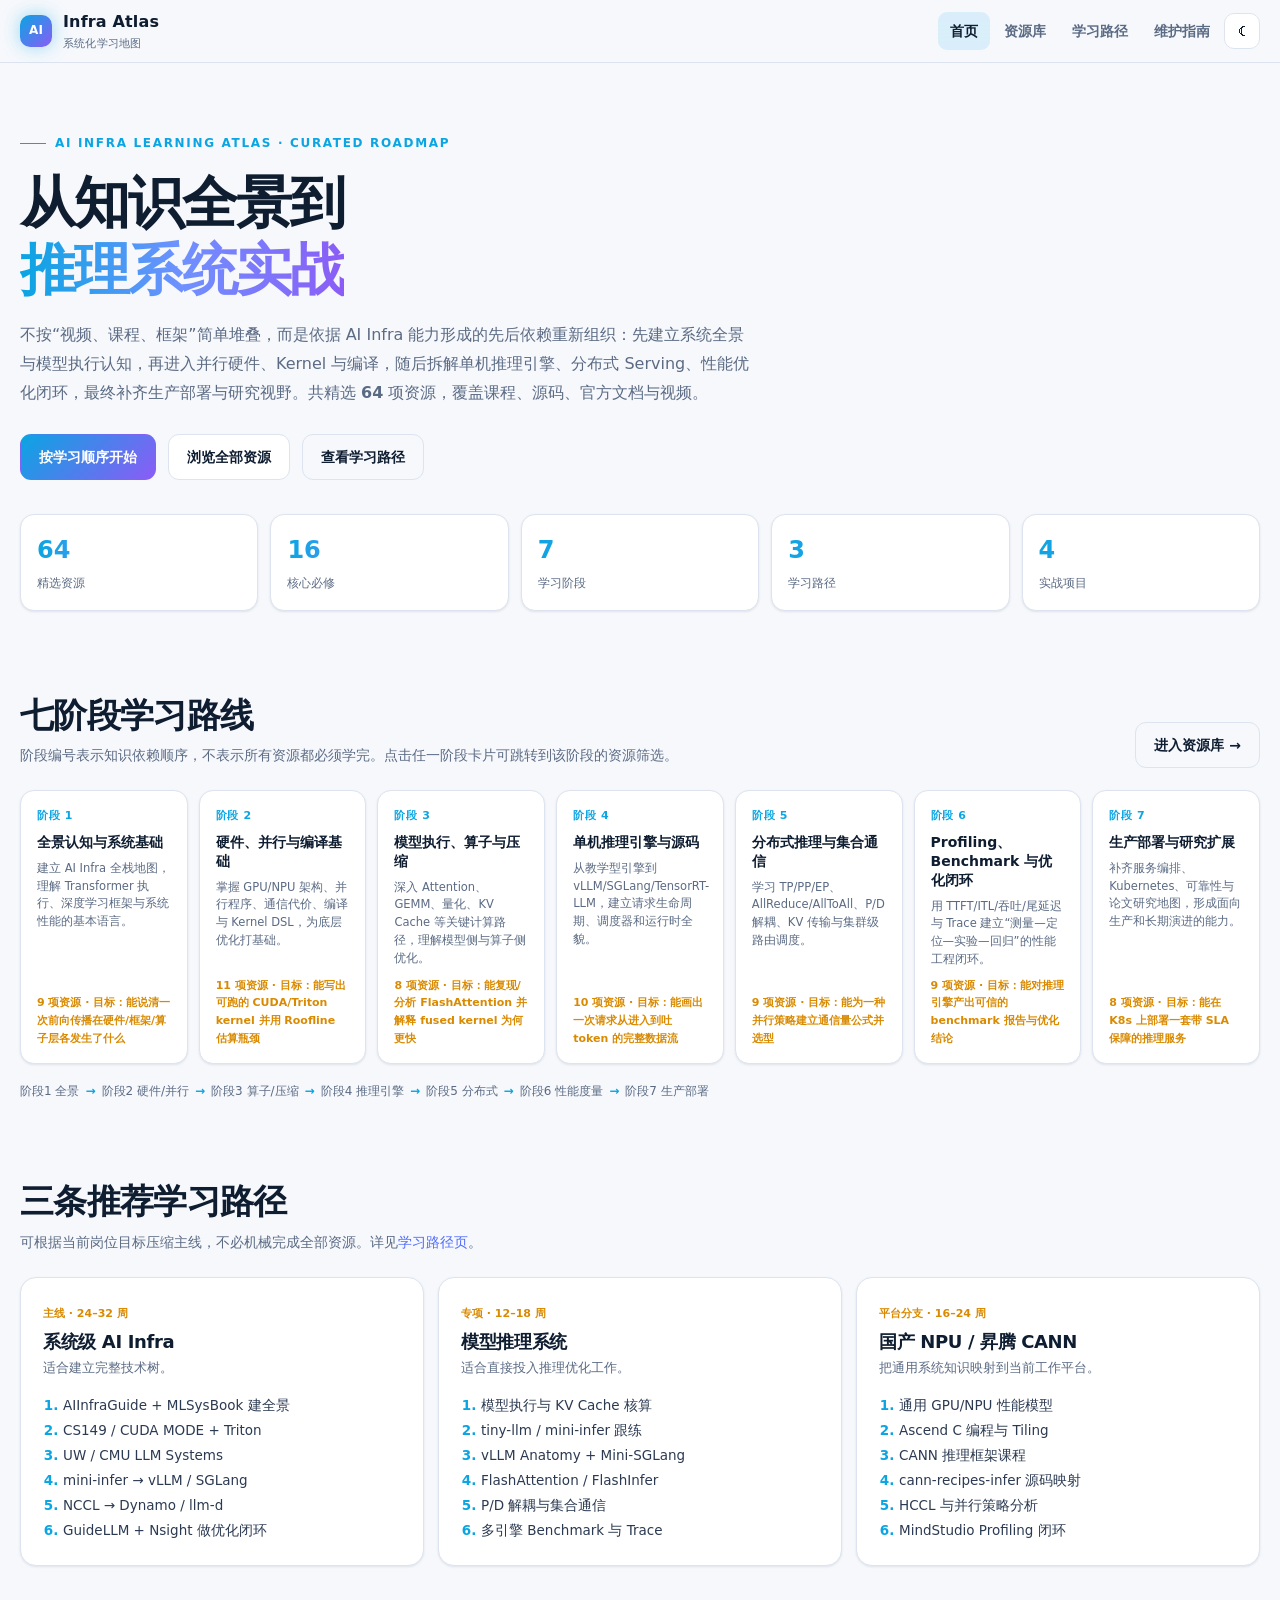
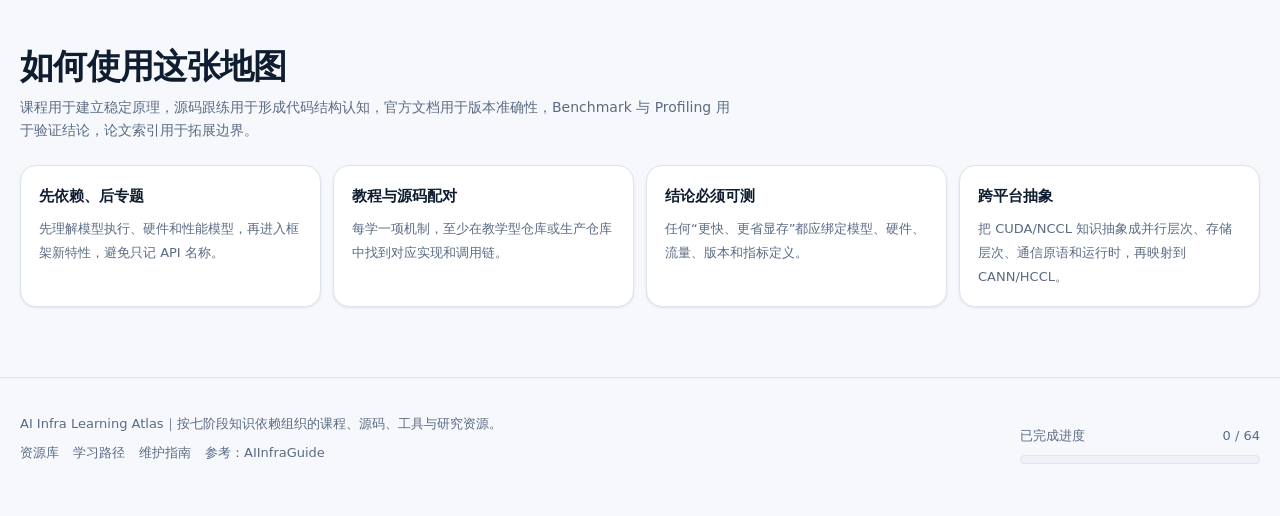
<file: index.html>
<!DOCTYPE html>
<html lang="zh-CN" data-theme="light">
<head>
  <meta charset="UTF-8" />
  <meta name="viewport" content="width=device-width, initial-scale=1.0" />
  <meta name="description" content="系统化的 AI Infra 学习地图：按七阶段知识依赖组织的 64 项课程、源码、官方文档与视频资源，含学习路径、实战项目与维护指南。" />
  <meta name="theme-color" content="#0aa5e2" />
  <title>AI Infra 学习地图｜从知识全景到推理系统实战</title>
  <link rel="stylesheet" href="assets/style.css" />
</head>
<body>
<header class="topbar"><div class="shell topbar-inner">
  <a class="brand" href="index.html"><span class="brand-mark">AI</span><span>Infra Atlas<small>系统化学习地图</small></span></a>
  <nav class="nav">
    <a href="index.html">首页</a>
    <a href="resources.html">资源库</a>
    <a href="paths.html">学习路径</a>
    <a href="about.html">维护指南</a>
    <button class="theme-toggle" id="themeToggle" title="切换主题">☾</button>
  </nav>
</div></header>

<main>
<!-- Hero -->
<section class="hero"><div class="shell">
  <div class="eyebrow">AI INFRA LEARNING ATLAS · CURATED ROADMAP</div>
  <h1>从知识全景到<br><span class="gradient">推理系统实战</span></h1>
  <p>不按“视频、课程、框架”简单堆叠，而是依据 AI Infra 能力形成的先后依赖重新组织：先建立系统全景与模型执行认知，再进入并行硬件、Kernel 与编译，随后拆解单机推理引擎、分布式 Serving、性能优化闭环，最终补齐生产部署与研究视野。共精选 <b id="statTotal2">64</b> 项资源，覆盖课程、源码、官方文档与视频。</p>
  <div class="hero-actions">
    <a class="btn primary" href="#roadmap">按学习顺序开始</a>
    <a class="btn" href="resources.html">浏览全部资源</a>
    <a class="btn ghost" href="paths.html">查看学习路径</a>
  </div>
  <div class="stats">
    <div class="stat"><strong id="statTotal">85</strong><span>精选资源</span></div>
    <div class="stat"><strong id="statMust">28</strong><span>核心必修</span></div>
    <div class="stat"><strong>7</strong><span>学习阶段</span></div>
    <div class="stat"><strong>3</strong><span>学习路径</span></div>
    <div class="stat"><strong>4</strong><span>实战项目</span></div>
  </div>
</div></section>

<!-- 七阶段路线图 -->
<section class="block" id="roadmap"><div class="shell">
  <div class="section-head">
    <div><h2>七阶段学习路线</h2><p>阶段编号表示知识依赖顺序，不表示所有资源都必须学完。点击任一阶段卡片可跳转到该阶段的资源筛选。</p></div>
    <a class="btn ghost" href="resources.html">进入资源库 →</a>
  </div>
  <div id="stageOverview" class="stage-overview"></div>
  <div class="stage-flow">
    <span>阶段1 全景</span><span class="arrow">→</span>
    <span>阶段2 硬件/并行</span><span class="arrow">→</span>
    <span>阶段3 算子/压缩</span><span class="arrow">→</span>
    <span>阶段4 推理引擎</span><span class="arrow">→</span>
    <span>阶段5 分布式</span><span class="arrow">→</span>
    <span>阶段6 性能度量</span><span class="arrow">→</span>
    <span>阶段7 生产部署</span>
  </div>
</div></section>

<!-- 三条学习路径 -->
<section class="block" id="paths-summary"><div class="shell">
  <div class="section-head"><div><h2>三条推荐学习路径</h2><p>可根据当前岗位目标压缩主线，不必机械完成全部资源。详见<a class="linky" href="paths.html">学习路径页</a>。</p></div></div>
  <div class="pathways">
    <article class="pathway panel">
      <span class="tag">主线 · 24–32 周</span>
      <h3>系统级 AI Infra</h3>
      <p class="fit">适合建立完整技术树。</p>
      <ol><li>AIInfraGuide + MLSysBook 建全景</li><li>CS149 / CUDA MODE + Triton</li><li>UW / CMU LLM Systems</li><li>mini-infer → vLLM / SGLang</li><li>NCCL → Dynamo / llm-d</li><li>GuideLLM + Nsight 做优化闭环</li></ol>
    </article>
    <article class="pathway panel">
      <span class="tag">专项 · 12–18 周</span>
      <h3>模型推理系统</h3>
      <p class="fit">适合直接投入推理优化工作。</p>
      <ol><li>模型执行与 KV Cache 核算</li><li>tiny-llm / mini-infer 跟练</li><li>vLLM Anatomy + Mini-SGLang</li><li>FlashAttention / FlashInfer</li><li>P/D 解耦与集合通信</li><li>多引擎 Benchmark 与 Trace</li></ol>
    </article>
    <article class="pathway panel">
      <span class="tag">平台分支 · 16–24 周</span>
      <h3>国产 NPU / 昇腾 CANN</h3>
      <p class="fit">把通用系统知识映射到当前工作平台。</p>
      <ol><li>通用 GPU/NPU 性能模型</li><li>Ascend C 编程与 Tiling</li><li>CANN 推理框架课程</li><li>cann-recipes-infer 源码映射</li><li>HCCL 与并行策略分析</li><li>MindStudio Profiling 闭环</li></ol>
    </article>
  </div>
</div></section>

<!-- 方法论 -->
<section class="block" id="method"><div class="shell">
  <div class="section-head"><div><h2>如何使用这张地图</h2><p>课程用于建立稳定原理，源码跟练用于形成代码结构认知，官方文档用于版本准确性，Benchmark 与 Profiling 用于验证结论，论文索引用于拓展边界。</p></div></div>
  <div class="principles">
    <div class="principle panel"><strong>先依赖、后专题</strong><span>先理解模型执行、硬件和性能模型，再进入框架新特性，避免只记 API 名称。</span></div>
    <div class="principle panel"><strong>教程与源码配对</strong><span>每学一项机制，至少在教学型仓库或生产仓库中找到对应实现和调用链。</span></div>
    <div class="principle panel"><strong>结论必须可测</strong><span>任何“更快、更省显存”都应绑定模型、硬件、流量、版本和指标定义。</span></div>
    <div class="principle panel"><strong>跨平台抽象</strong><span>把 CUDA/NCCL 知识抽象成并行层次、存储层次、通信原语和运行时，再映射到 CANN/HCCL。</span></div>
  </div>
</div></section>
</main>

<footer><div class="shell footer-grid">
  <div>
    <div>AI Infra Learning Atlas｜按七阶段知识依赖组织的课程、源码、工具与研究资源。</div>
    <div class="links">
      <a href="resources.html">资源库</a><a href="paths.html">学习路径</a><a href="about.html">维护指南</a><a href="https://caomaolufei.github.io/AIInfraGuide/" target="_blank" rel="noopener">参考：AIInfraGuide</a>
    </div>
  </div>
  <div class="progress-wrap">
    <div class="progress-label"><span>已完成进度</span><span id="progressText">0 / 0</span></div>
    <div class="progress"><div id="progressBar"></div></div>
  </div>
</div></footer>
<div class="toast" id="toast">已保存</div>

<script src="data/resources.js"></script>
<script src="assets/app.js"></script>
</body>
</html>
</file>
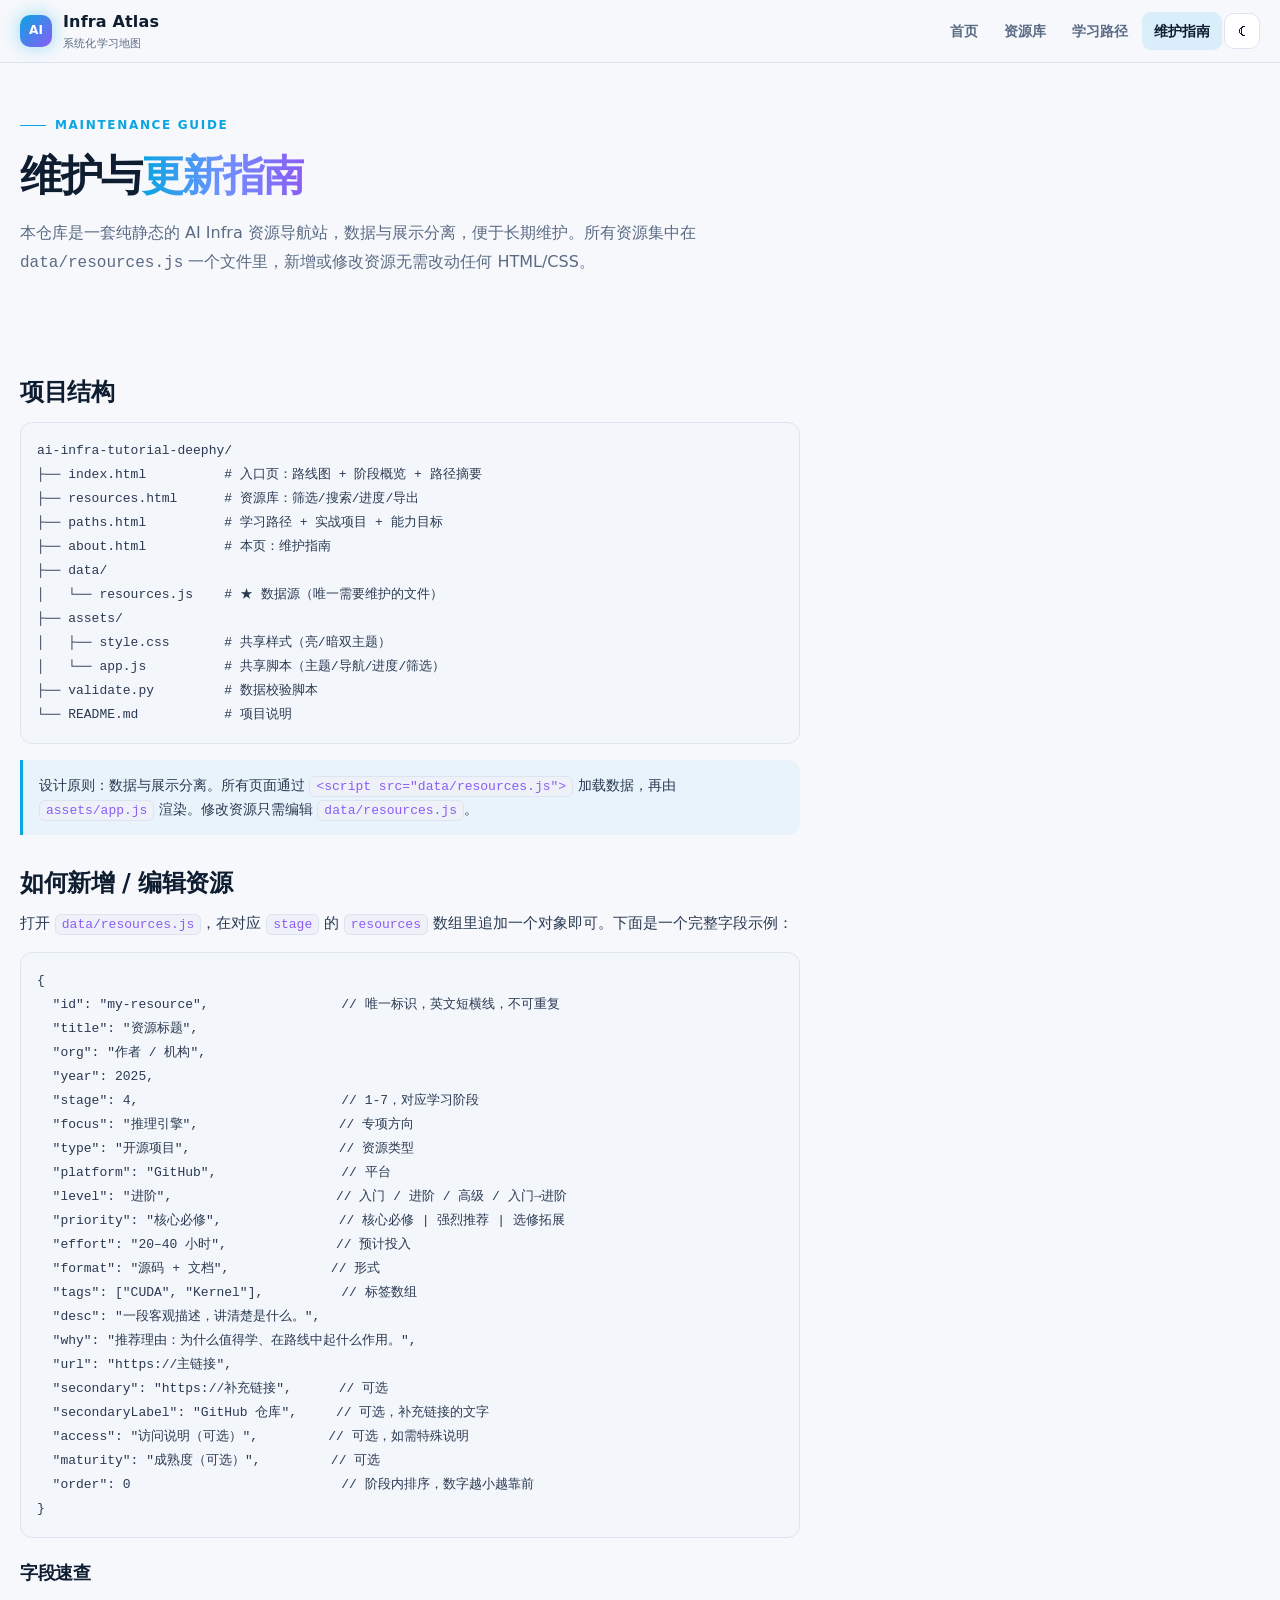
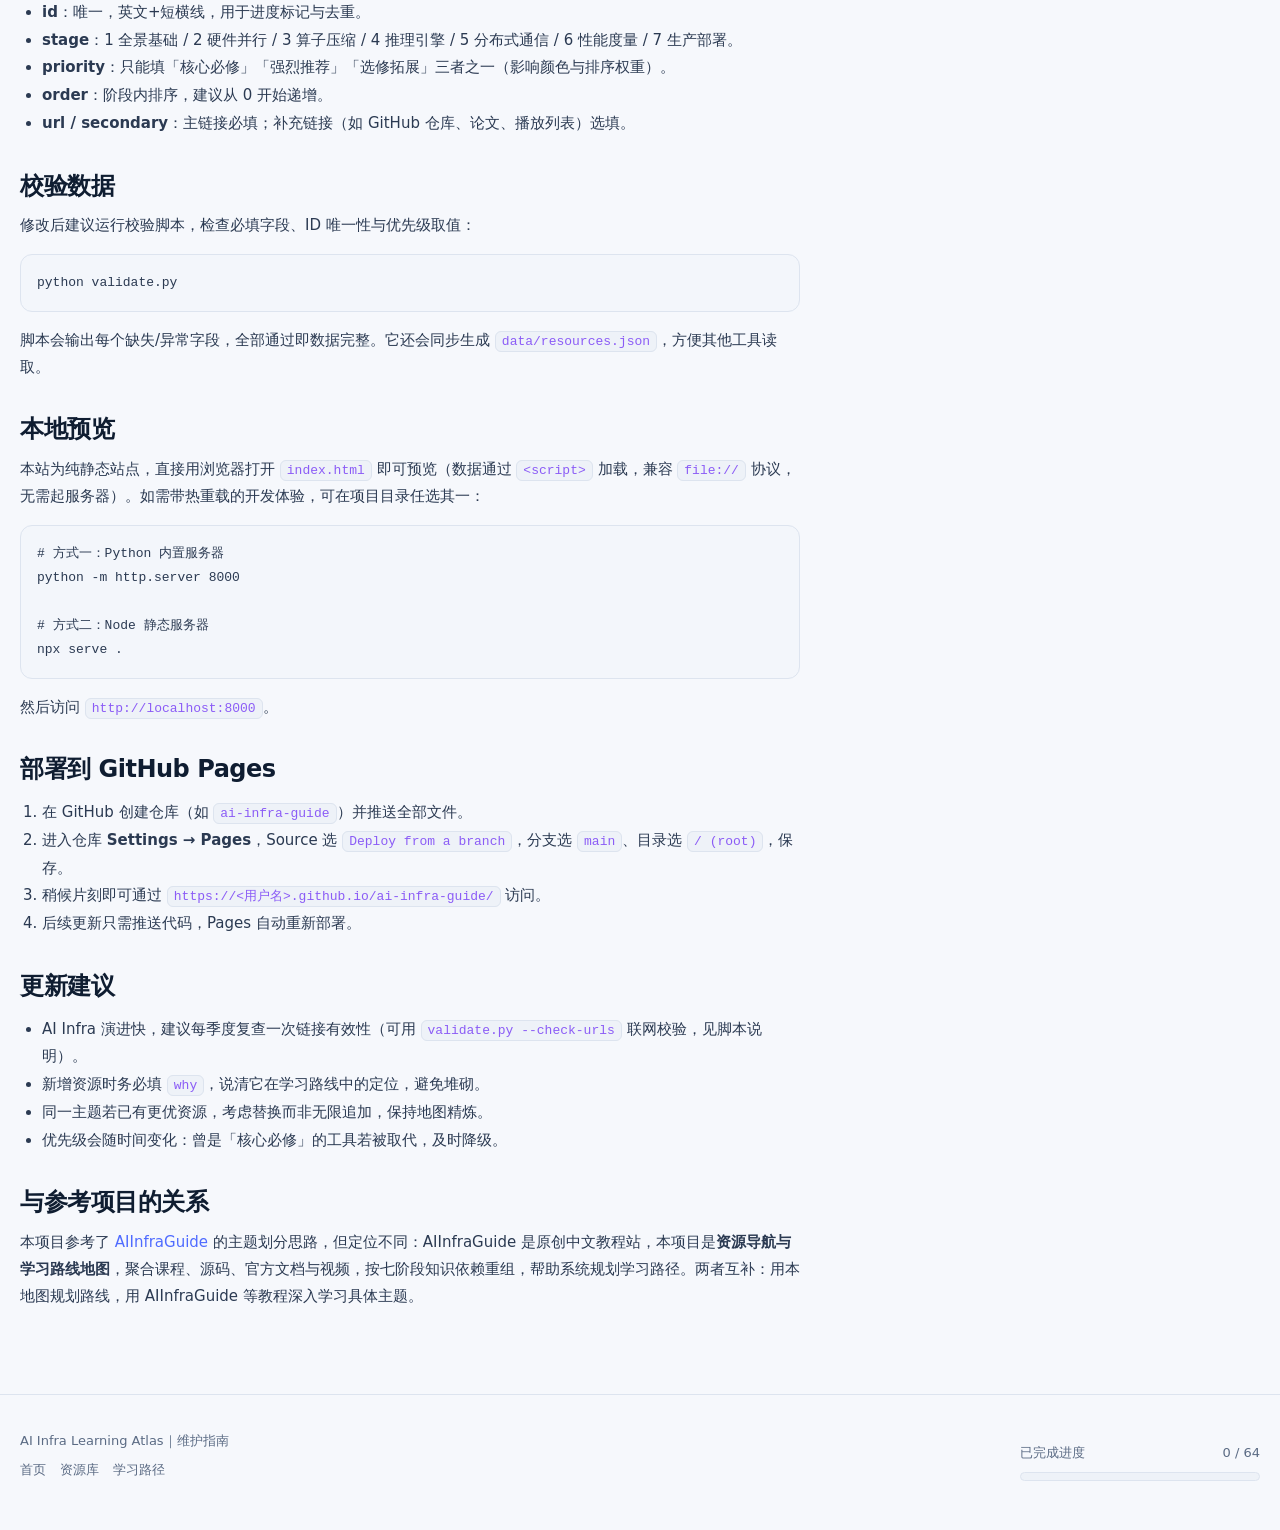
<file: about.html>
<!DOCTYPE html>
<html lang="zh-CN" data-theme="light">
<head>
  <meta charset="UTF-8" />
  <meta name="viewport" content="width=device-width, initial-scale=1.0" />
  <meta name="description" content="AI Infra 教程仓库的维护指南：项目结构、如何新增/编辑资源、字段定义、部署方式与校验脚本。" />
  <title>维护指南｜AI Infra 学习地图</title>
  <link rel="stylesheet" href="assets/style.css" />
</head>
<body>
<header class="topbar"><div class="shell topbar-inner">
  <a class="brand" href="index.html"><span class="brand-mark">AI</span><span>Infra Atlas<small>系统化学习地图</small></span></a>
  <nav class="nav">
    <a href="index.html">首页</a>
    <a href="resources.html">资源库</a>
    <a href="paths.html">学习路径</a>
    <a href="about.html">维护指南</a>
    <button class="theme-toggle" id="themeToggle" title="切换主题">☾</button>
  </nav>
</div></header>

<main>
<section class="hero" style="padding:46px 0 26px"><div class="shell">
  <div class="eyebrow">MAINTENANCE GUIDE</div>
  <h1 style="font-size:clamp(28px,4.4vw,42px)">维护与<span class="gradient">更新指南</span></h1>
  <p>本仓库是一套纯静态的 AI Infra 资源导航站，数据与展示分离，便于长期维护。所有资源集中在 <code>data/resources.js</code> 一个文件里，新增或修改资源无需改动任何 HTML/CSS。</p>
</div></section>

<section class="block"><div class="shell"><div class="prose">
  <h2>项目结构</h2>
  <pre><code>ai-infra-tutorial-deephy/
├── index.html          # 入口页：路线图 + 阶段概览 + 路径摘要
├── resources.html      # 资源库：筛选/搜索/进度/导出
├── paths.html          # 学习路径 + 实战项目 + 能力目标
├── about.html          # 本页：维护指南
├── data/
│   └── resources.js    # ★ 数据源（唯一需要维护的文件）
├── assets/
│   ├── style.css       # 共享样式（亮/暗双主题）
│   └── app.js          # 共享脚本（主题/导航/进度/筛选）
├── validate.py         # 数据校验脚本
└── README.md           # 项目说明</code></pre>

  <div class="callout">设计原则：数据与展示分离。所有页面通过 <code>&lt;script src="data/resources.js"&gt;</code> 加载数据，再由 <code>assets/app.js</code> 渲染。修改资源只需编辑 <code>data/resources.js</code>。</div>

  <h2>如何新增 / 编辑资源</h2>
  <p>打开 <code>data/resources.js</code>，在对应 <code>stage</code> 的 <code>resources</code> 数组里追加一个对象即可。下面是一个完整字段示例：</p>
  <pre><code>{
  "id": "my-resource",                 // 唯一标识，英文短横线，不可重复
  "title": "资源标题",
  "org": "作者 / 机构",
  "year": 2025,
  "stage": 4,                          // 1-7，对应学习阶段
  "focus": "推理引擎",                  // 专项方向
  "type": "开源项目",                   // 资源类型
  "platform": "GitHub",                // 平台
  "level": "进阶",                     // 入门 / 进阶 / 高级 / 入门→进阶
  "priority": "核心必修",               // 核心必修 | 强烈推荐 | 选修拓展
  "effort": "20–40 小时",              // 预计投入
  "format": "源码 + 文档",             // 形式
  "tags": ["CUDA", "Kernel"],          // 标签数组
  "desc": "一段客观描述，讲清楚是什么。",
  "why": "推荐理由：为什么值得学、在路线中起什么作用。",
  "url": "https://主链接",
  "secondary": "https://补充链接",      // 可选
  "secondaryLabel": "GitHub 仓库",     // 可选，补充链接的文字
  "access": "访问说明（可选）",         // 可选，如需特殊说明
  "maturity": "成熟度（可选）",         // 可选
  "order": 0                           // 阶段内排序，数字越小越靠前
}</code></pre>

  <h3>字段速查</h3>
  <ul>
    <li><b>id</b>：唯一，英文+短横线，用于进度标记与去重。</li>
    <li><b>stage</b>：1 全景基础 / 2 硬件并行 / 3 算子压缩 / 4 推理引擎 / 5 分布式通信 / 6 性能度量 / 7 生产部署。</li>
    <li><b>priority</b>：只能填「核心必修」「强烈推荐」「选修拓展」三者之一（影响颜色与排序权重）。</li>
    <li><b>order</b>：阶段内排序，建议从 0 开始递增。</li>
    <li><b>url / secondary</b>：主链接必填；补充链接（如 GitHub 仓库、论文、播放列表）选填。</li>
  </ul>

  <h2>校验数据</h2>
  <p>修改后建议运行校验脚本，检查必填字段、ID 唯一性与优先级取值：</p>
  <pre><code>python validate.py</code></pre>
  <p>脚本会输出每个缺失/异常字段，全部通过即数据完整。它还会同步生成 <code>data/resources.json</code>，方便其他工具读取。</p>

  <h2>本地预览</h2>
  <p>本站为纯静态站点，直接用浏览器打开 <code>index.html</code> 即可预览（数据通过 <code>&lt;script&gt;</code> 加载，兼容 <code>file://</code> 协议，无需起服务器）。如需带热重载的开发体验，可在项目目录任选其一：</p>
  <pre><code># 方式一：Python 内置服务器
python -m http.server 8000

# 方式二：Node 静态服务器
npx serve .</code></pre>
  <p>然后访问 <code>http://localhost:8000</code>。</p>

  <h2>部署到 GitHub Pages</h2>
  <ol>
    <li>在 GitHub 创建仓库（如 <code>ai-infra-guide</code>）并推送全部文件。</li>
    <li>进入仓库 <b>Settings → Pages</b>，Source 选 <code>Deploy from a branch</code>，分支选 <code>main</code>、目录选 <code>/ (root)</code>，保存。</li>
    <li>稍候片刻即可通过 <code>https://&lt;用户名&gt;.github.io/ai-infra-guide/</code> 访问。</li>
    <li>后续更新只需推送代码，Pages 自动重新部署。</li>
  </ol>

  <h2>更新建议</h2>
  <ul>
    <li>AI Infra 演进快，建议每季度复查一次链接有效性（可用 <code>validate.py --check-urls</code> 联网校验，见脚本说明）。</li>
    <li>新增资源时务必填 <code>why</code>，说清它在学习路线中的定位，避免堆砌。</li>
    <li>同一主题若已有更优资源，考虑替换而非无限追加，保持地图精炼。</li>
    <li>优先级会随时间变化：曾是「核心必修」的工具若被取代，及时降级。</li>
  </ul>

  <h2>与参考项目的关系</h2>
  <p>本项目参考了 <a class="linky" href="https://caomaolufei.github.io/AIInfraGuide/" target="_blank" rel="noopener">AIInfraGuide</a> 的主题划分思路，但定位不同：AIInfraGuide 是原创中文教程站，本项目是<b>资源导航与学习路线地图</b>，聚合课程、源码、官方文档与视频，按七阶段知识依赖重组，帮助系统规划学习路径。两者互补：用本地图规划路线，用 AIInfraGuide 等教程深入学习具体主题。</p>
</div></section>
</main>

<footer><div class="shell footer-grid">
  <div>
    <div>AI Infra Learning Atlas｜维护指南</div>
    <div class="links"><a href="index.html">首页</a><a href="resources.html">资源库</a><a href="paths.html">学习路径</a></div>
  </div>
  <div class="progress-wrap">
    <div class="progress-label"><span>已完成进度</span><span id="progressText">0 / 0</span></div>
    <div class="progress"><div id="progressBar"></div></div>
  </div>
</div></footer>
<div class="toast" id="toast">已保存</div>

<script src="data/resources.js"></script>
<script src="assets/app.js"></script>
</body>
</html>
</file>
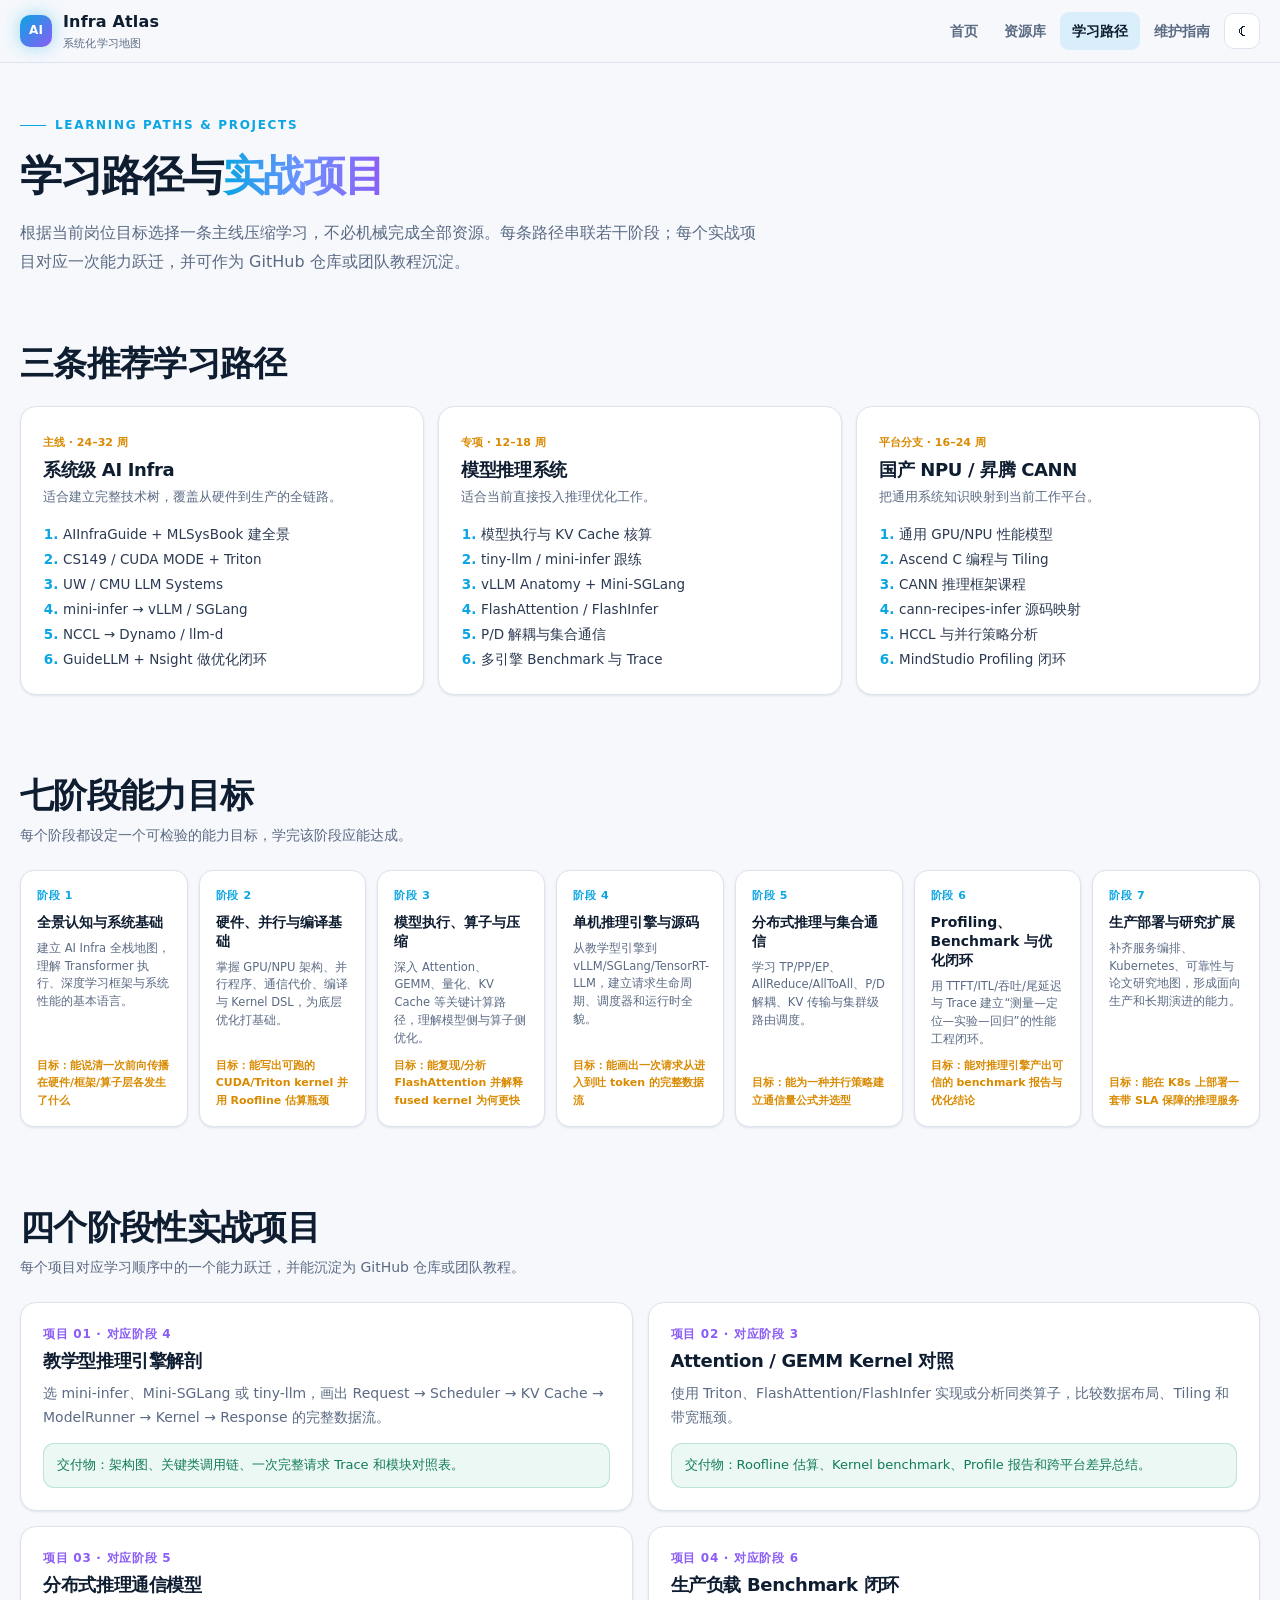
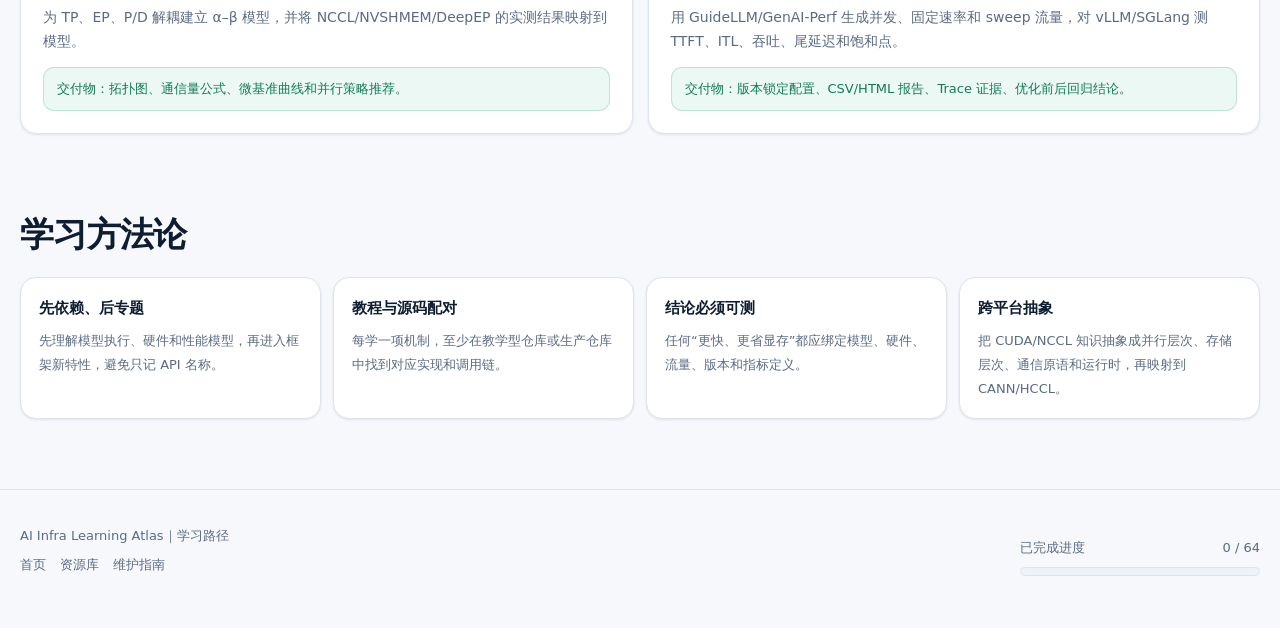
<file: paths.html>
<!DOCTYPE html>
<html lang="zh-CN" data-theme="light">
<head>
  <meta charset="UTF-8" />
  <meta name="viewport" content="width=device-width, initial-scale=1.0" />
  <meta name="description" content="AI Infra 三条推荐学习路径、四个阶段性实战项目与七阶段能力目标，帮助你按岗位目标压缩学习主线。" />
  <title>学习路径与实战项目｜AI Infra 学习地图</title>
  <link rel="stylesheet" href="assets/style.css" />
</head>
<body>
<header class="topbar"><div class="shell topbar-inner">
  <a class="brand" href="index.html"><span class="brand-mark">AI</span><span>Infra Atlas<small>系统化学习地图</small></span></a>
  <nav class="nav">
    <a href="index.html">首页</a>
    <a href="resources.html">资源库</a>
    <a href="paths.html">学习路径</a>
    <a href="about.html">维护指南</a>
    <button class="theme-toggle" id="themeToggle" title="切换主题">☾</button>
  </nav>
</div></header>

<main>
<section class="hero" style="padding:46px 0 26px"><div class="shell">
  <div class="eyebrow">LEARNING PATHS & PROJECTS</div>
  <h1 style="font-size:clamp(28px,4.4vw,42px)">学习路径与<span class="gradient">实战项目</span></h1>
  <p>根据当前岗位目标选择一条主线压缩学习，不必机械完成全部资源。每条路径串联若干阶段；每个实战项目对应一次能力跃迁，并可作为 GitHub 仓库或团队教程沉淀。</p>
</div></section>

<!-- 三条路径 -->
<section class="block"><div class="shell">
  <div class="section-head"><div><h2>三条推荐学习路径</h2></div></div>
  <div class="pathways">
    <article class="pathway panel">
      <span class="tag">主线 · 24–32 周</span>
      <h3>系统级 AI Infra</h3>
      <p class="fit">适合建立完整技术树，覆盖从硬件到生产的全链路。</p>
      <ol><li>AIInfraGuide + MLSysBook 建全景</li><li>CS149 / CUDA MODE + Triton</li><li>UW / CMU LLM Systems</li><li>mini-infer → vLLM / SGLang</li><li>NCCL → Dynamo / llm-d</li><li>GuideLLM + Nsight 做优化闭环</li></ol>
    </article>
    <article class="pathway panel">
      <span class="tag">专项 · 12–18 周</span>
      <h3>模型推理系统</h3>
      <p class="fit">适合当前直接投入推理优化工作。</p>
      <ol><li>模型执行与 KV Cache 核算</li><li>tiny-llm / mini-infer 跟练</li><li>vLLM Anatomy + Mini-SGLang</li><li>FlashAttention / FlashInfer</li><li>P/D 解耦与集合通信</li><li>多引擎 Benchmark 与 Trace</li></ol>
    </article>
    <article class="pathway panel">
      <span class="tag">平台分支 · 16–24 周</span>
      <h3>国产 NPU / 昇腾 CANN</h3>
      <p class="fit">把通用系统知识映射到当前工作平台。</p>
      <ol><li>通用 GPU/NPU 性能模型</li><li>Ascend C 编程与 Tiling</li><li>CANN 推理框架课程</li><li>cann-recipes-infer 源码映射</li><li>HCCL 与并行策略分析</li><li>MindStudio Profiling 闭环</li></ol>
    </article>
  </div>
</div></section>

<!-- 七阶段能力目标 -->
<section class="block"><div class="shell">
  <div class="section-head"><div><h2>七阶段能力目标</h2><p>每个阶段都设定一个可检验的能力目标，学完该阶段应能达成。</p></div></div>
  <div class="stage-overview" id="stageGoals"></div>
</div></section>

<!-- 四个实战项目 -->
<section class="block"><div class="shell">
  <div class="section-head"><div><h2>四个阶段性实战项目</h2><p>每个项目对应学习顺序中的一个能力跃迁，并能沉淀为 GitHub 仓库或团队教程。</p></div></div>
  <div class="projects">
    <article class="project panel">
      <div class="pno">项目 01 · 对应阶段 4</div>
      <h3>教学型推理引擎解剖</h3>
      <p>选 mini-infer、Mini-SGLang 或 tiny-llm，画出 Request → Scheduler → KV Cache → ModelRunner → Kernel → Response 的完整数据流。</p>
      <div class="deliverable">交付物：架构图、关键类调用链、一次完整请求 Trace 和模块对照表。</div>
    </article>
    <article class="project panel">
      <div class="pno">项目 02 · 对应阶段 3</div>
      <h3>Attention / GEMM Kernel 对照</h3>
      <p>使用 Triton、FlashAttention/FlashInfer 实现或分析同类算子，比较数据布局、Tiling 和带宽瓶颈。</p>
      <div class="deliverable">交付物：Roofline 估算、Kernel benchmark、Profile 报告和跨平台差异总结。</div>
    </article>
    <article class="project panel">
      <div class="pno">项目 03 · 对应阶段 5</div>
      <h3>分布式推理通信模型</h3>
      <p>为 TP、EP、P/D 解耦建立 α–β 模型，并将 NCCL/NVSHMEM/DeepEP 的实测结果映射到模型。</p>
      <div class="deliverable">交付物：拓扑图、通信量公式、微基准曲线和并行策略推荐。</div>
    </article>
    <article class="project panel">
      <div class="pno">项目 04 · 对应阶段 6</div>
      <h3>生产负载 Benchmark 闭环</h3>
      <p>用 GuideLLM/GenAI-Perf 生成并发、固定速率和 sweep 流量，对 vLLM/SGLang 测 TTFT、ITL、吞吐、尾延迟和饱和点。</p>
      <div class="deliverable">交付物：版本锁定配置、CSV/HTML 报告、Trace 证据、优化前后回归结论。</div>
    </article>
  </div>
</div></section>

<!-- 方法论 -->
<section class="block"><div class="shell">
  <div class="section-head"><div><h2>学习方法论</h2></div></div>
  <div class="principles">
    <div class="principle panel"><strong>先依赖、后专题</strong><span>先理解模型执行、硬件和性能模型，再进入框架新特性，避免只记 API 名称。</span></div>
    <div class="principle panel"><strong>教程与源码配对</strong><span>每学一项机制，至少在教学型仓库或生产仓库中找到对应实现和调用链。</span></div>
    <div class="principle panel"><strong>结论必须可测</strong><span>任何“更快、更省显存”都应绑定模型、硬件、流量、版本和指标定义。</span></div>
    <div class="principle panel"><strong>跨平台抽象</strong><span>把 CUDA/NCCL 知识抽象成并行层次、存储层次、通信原语和运行时，再映射到 CANN/HCCL。</span></div>
  </div>
</div></section>
</main>

<footer><div class="shell footer-grid">
  <div>
    <div>AI Infra Learning Atlas｜学习路径</div>
    <div class="links"><a href="index.html">首页</a><a href="resources.html">资源库</a><a href="about.html">维护指南</a></div>
  </div>
  <div class="progress-wrap">
    <div class="progress-label"><span>已完成进度</span><span id="progressText">0 / 0</span></div>
    <div class="progress"><div id="progressBar"></div></div>
  </div>
</div></footer>
<div class="toast" id="toast">已保存</div>

<script src="data/resources.js"></script>
<script src="assets/app.js"></script>
<script>
// 渲染阶段能力目标（paths 页专用）
document.addEventListener("DOMContentLoaded", function () {
  var D = window.AI_INFRA_DATA || {};
  var box = document.getElementById("stageGoals");
  if (!box || !D.stages) return;
  box.innerHTML = D.stages.map(function (s) {
    return '<article class="stage-card">' +
      '<div class="num">阶段 ' + s.id + '</div>' +
      '<strong>' + s.name + '</strong>' +
      '<span>' + s.desc + '</span>' +
      '<em>目标：' + (s.goal || "") + '</em>' +
      '</article>';
  }).join("");
});
</script>
</body>
</html>
</file>
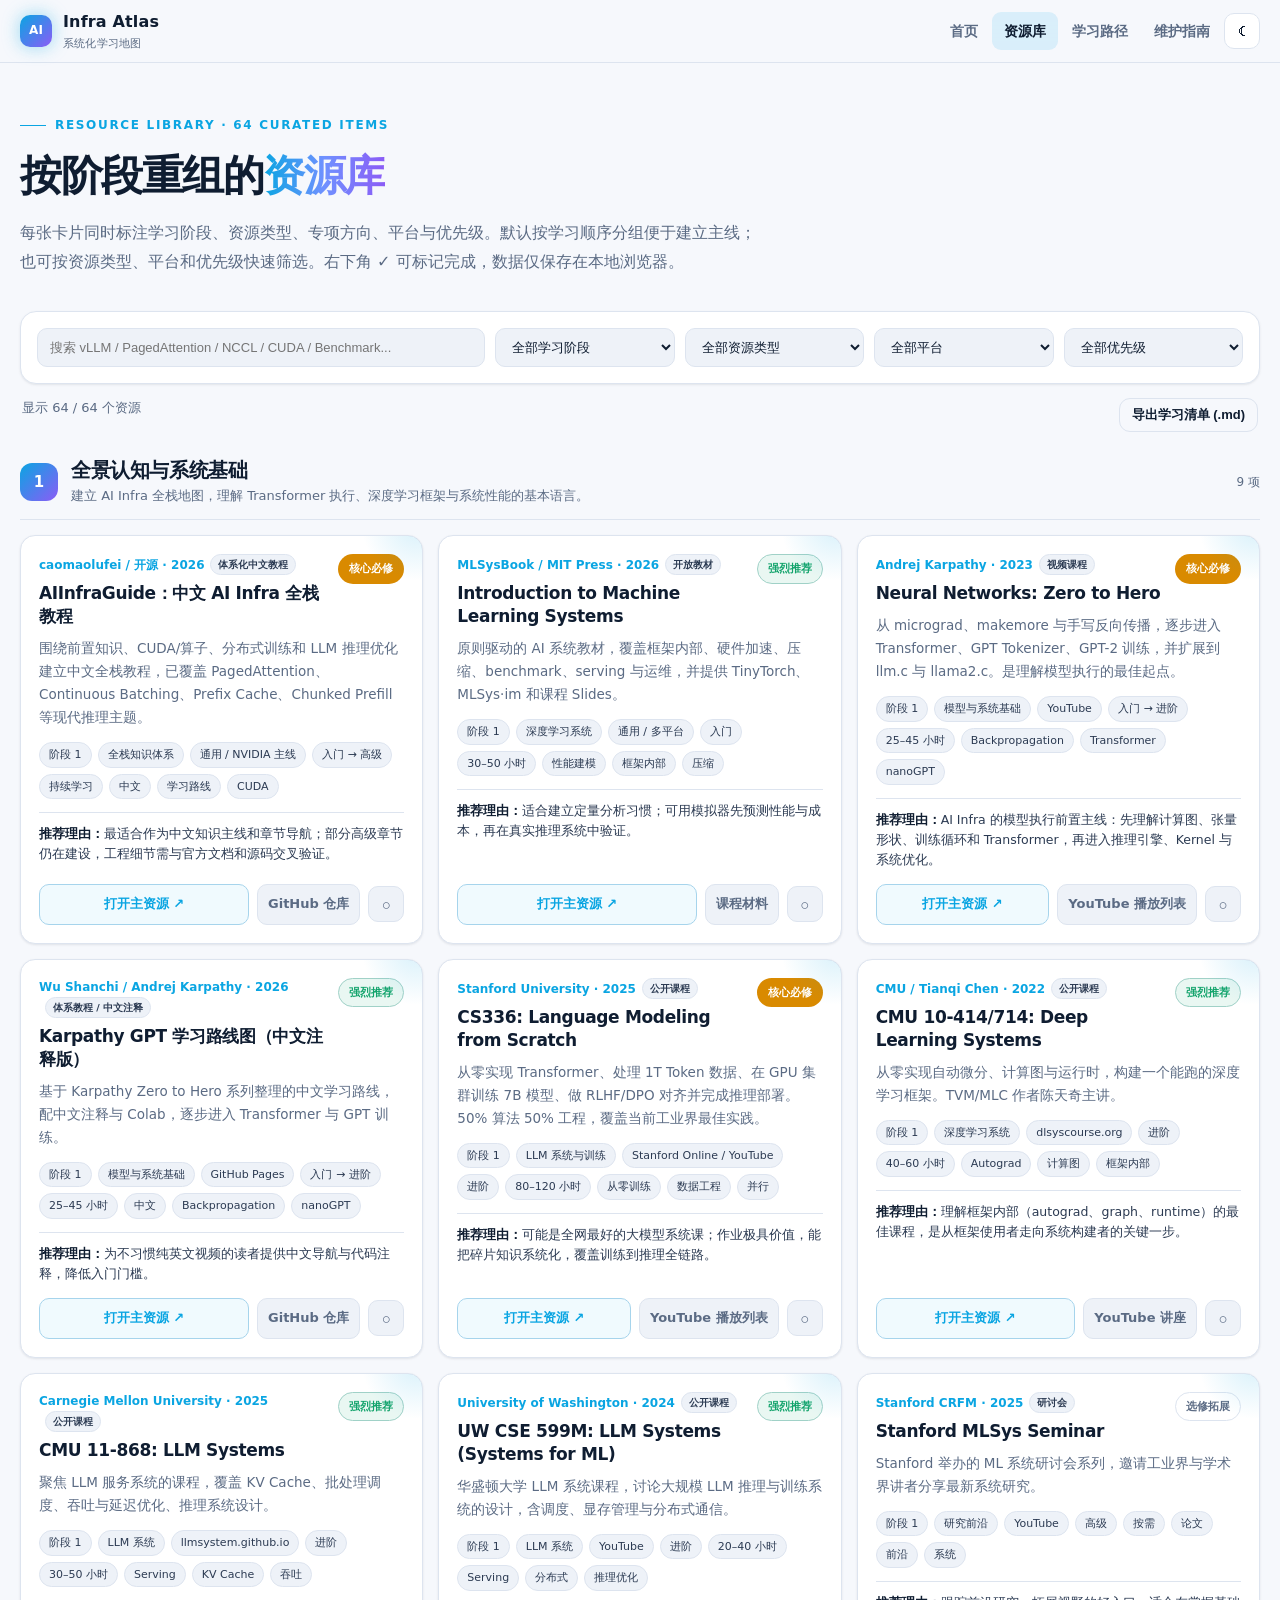
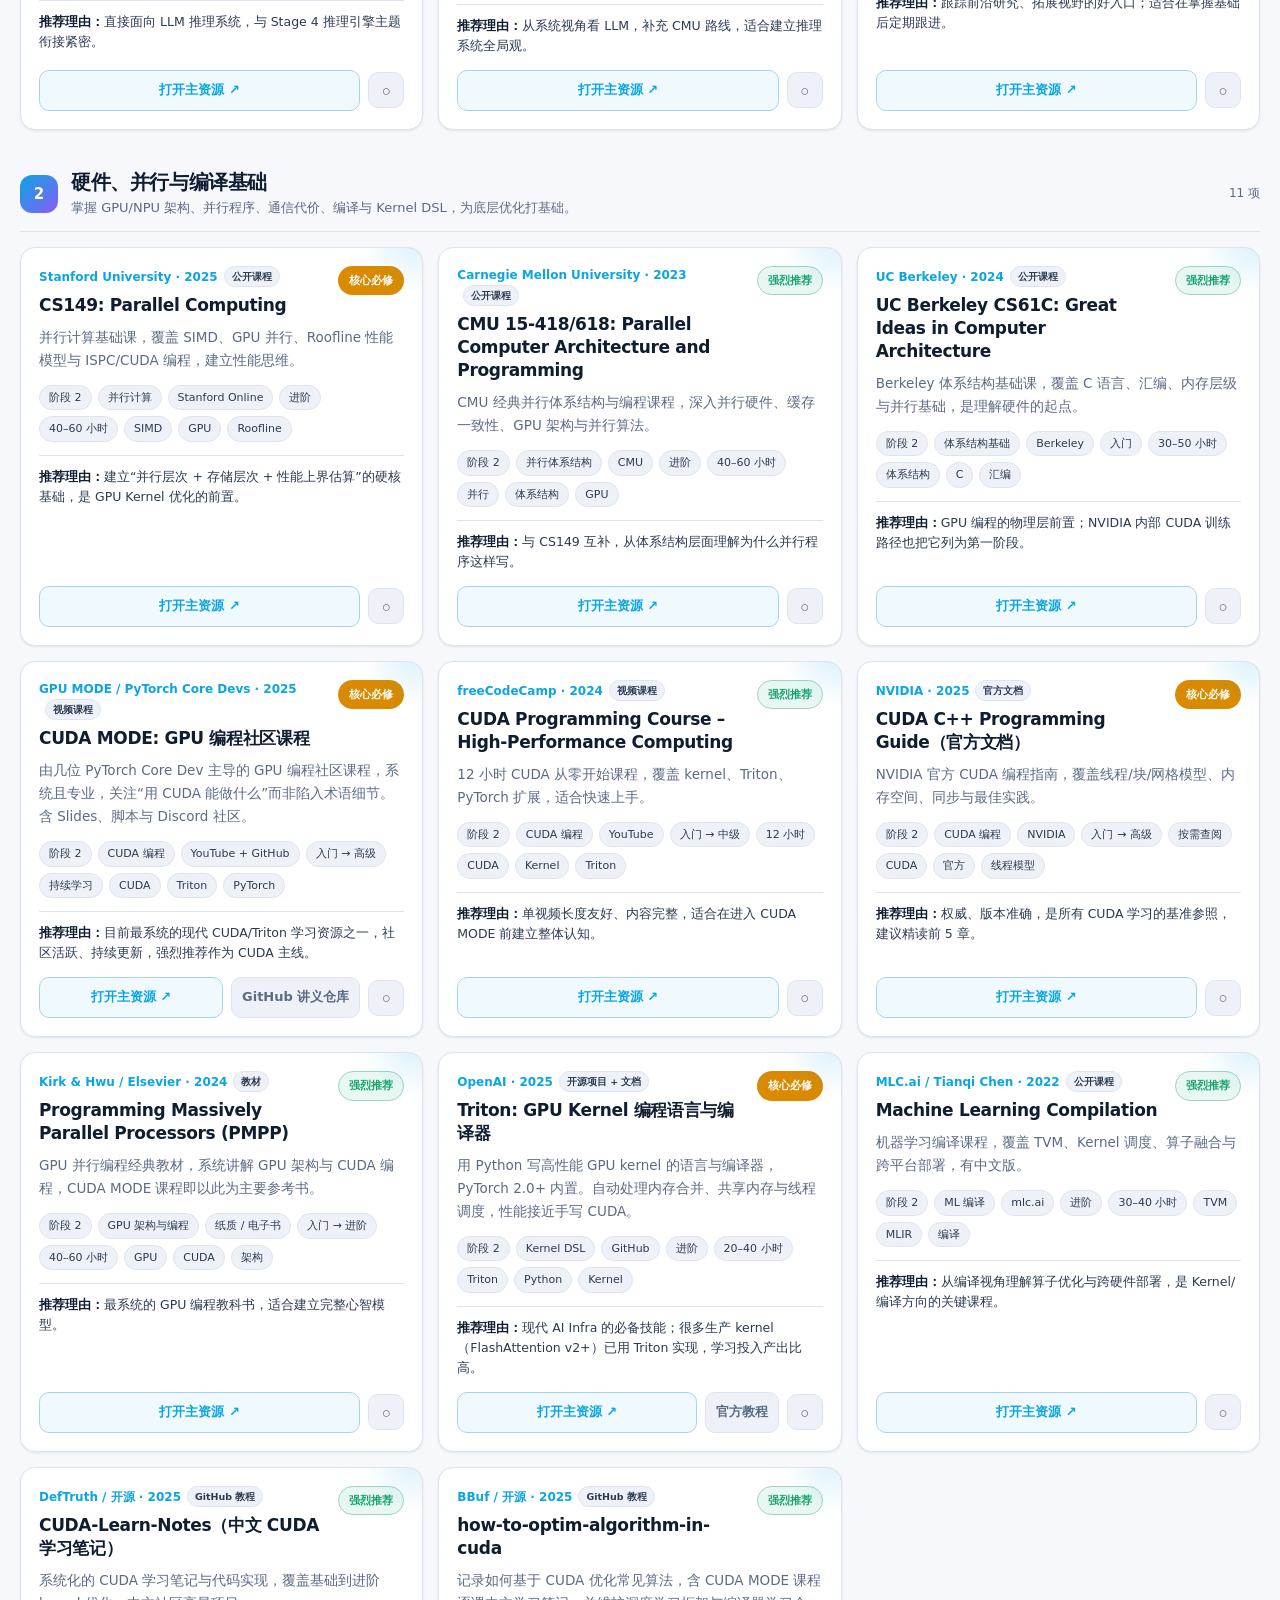
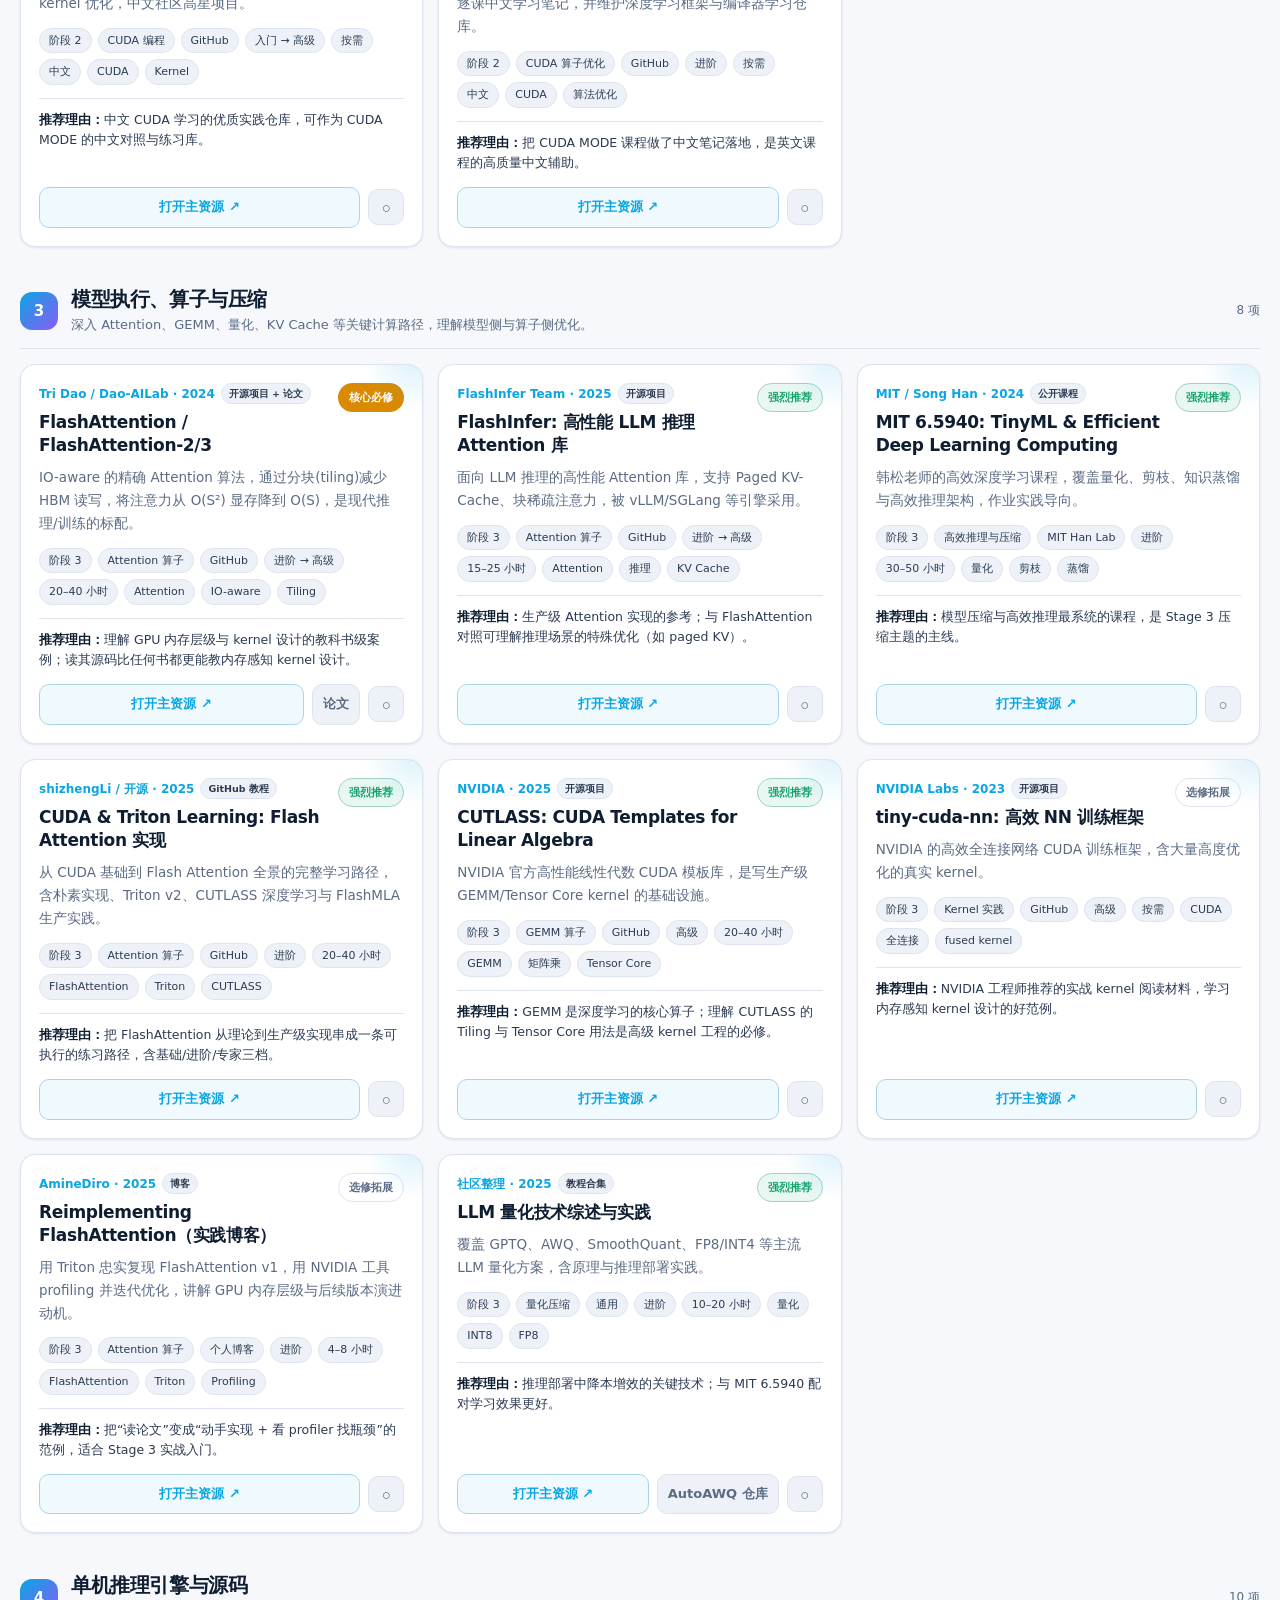
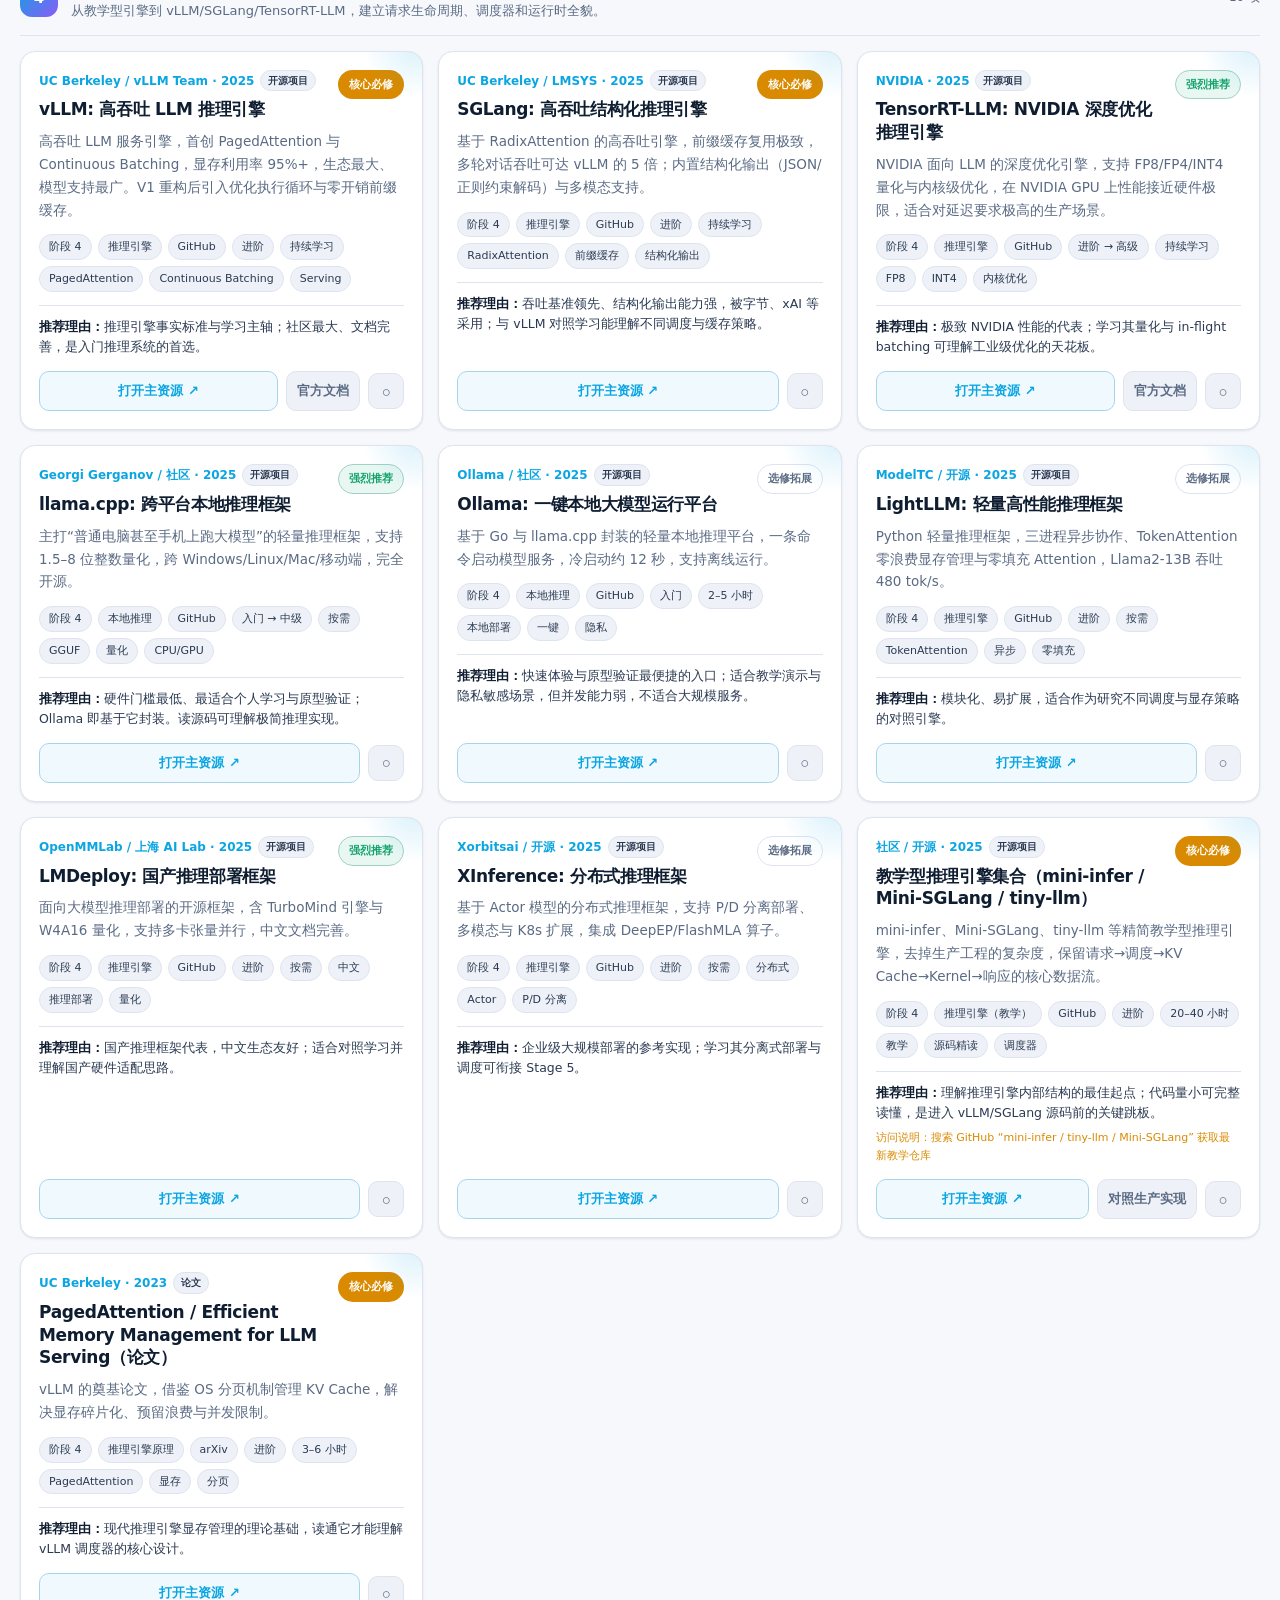
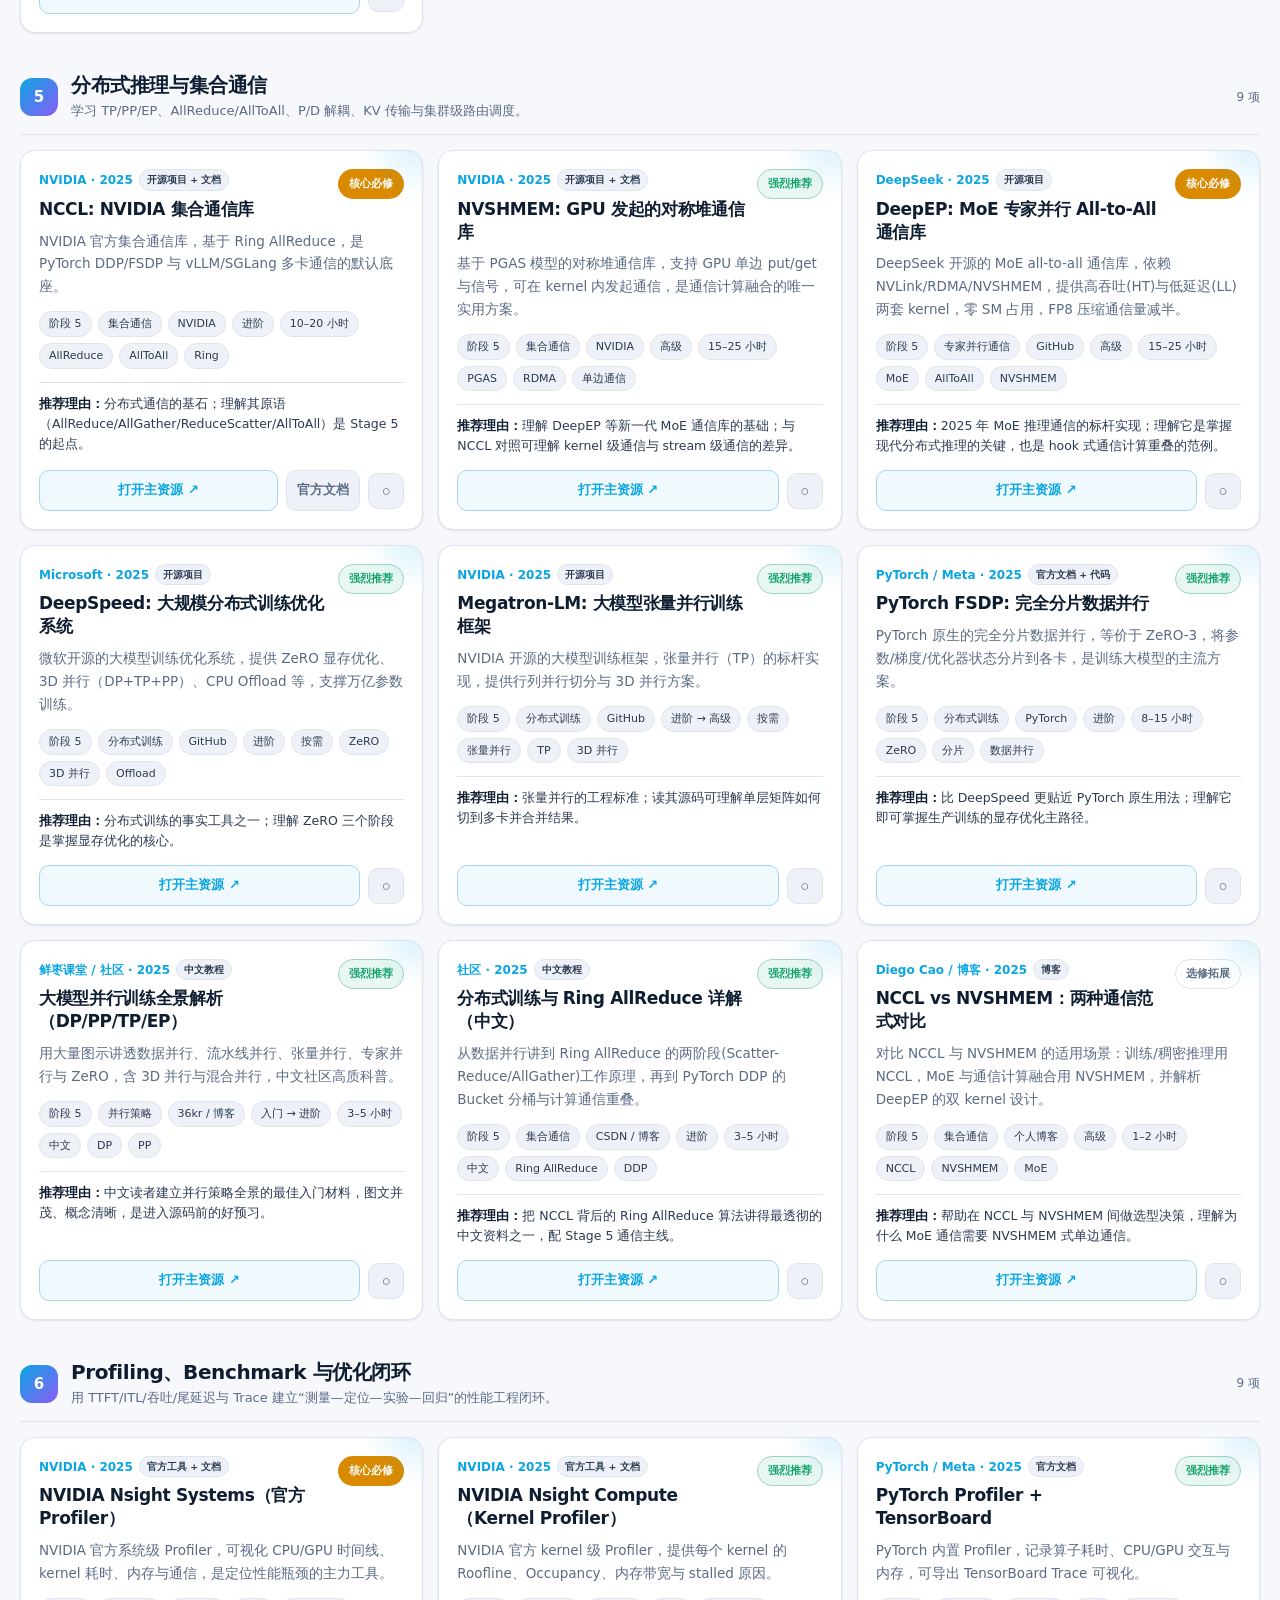
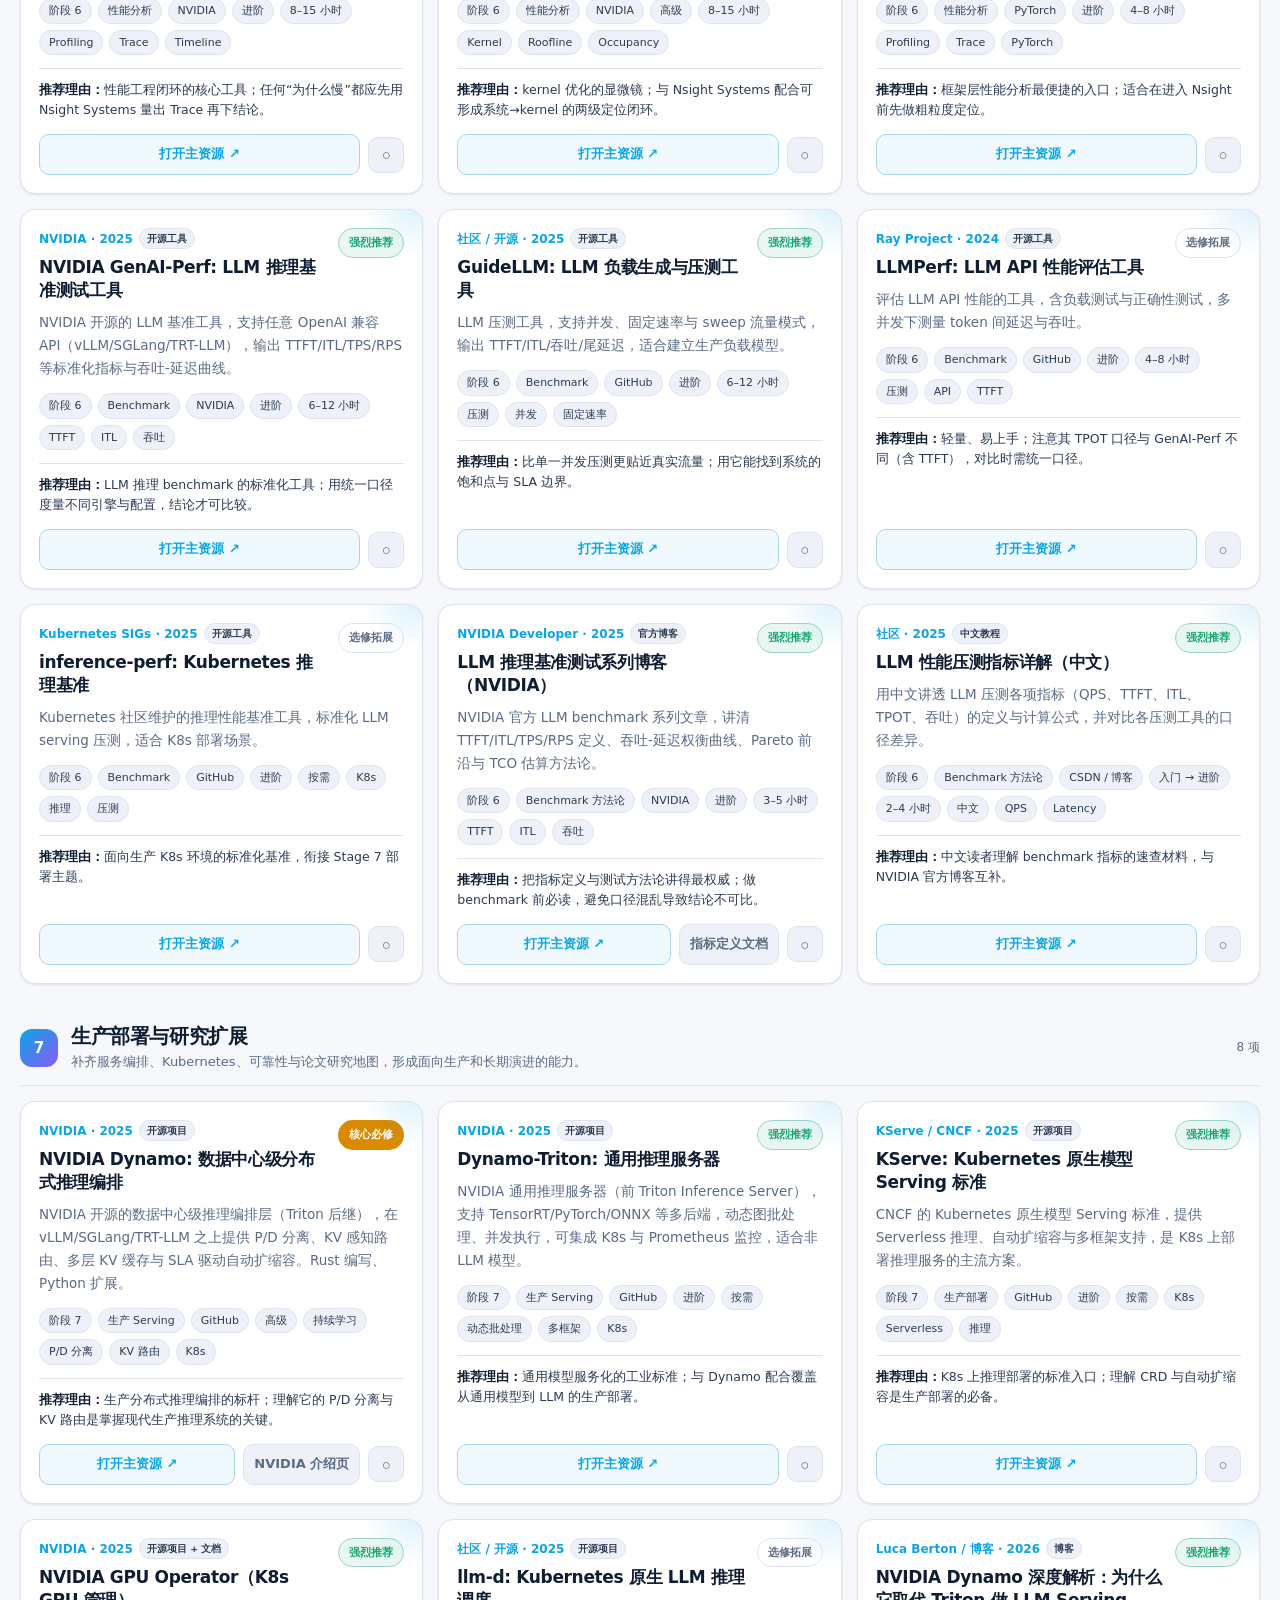
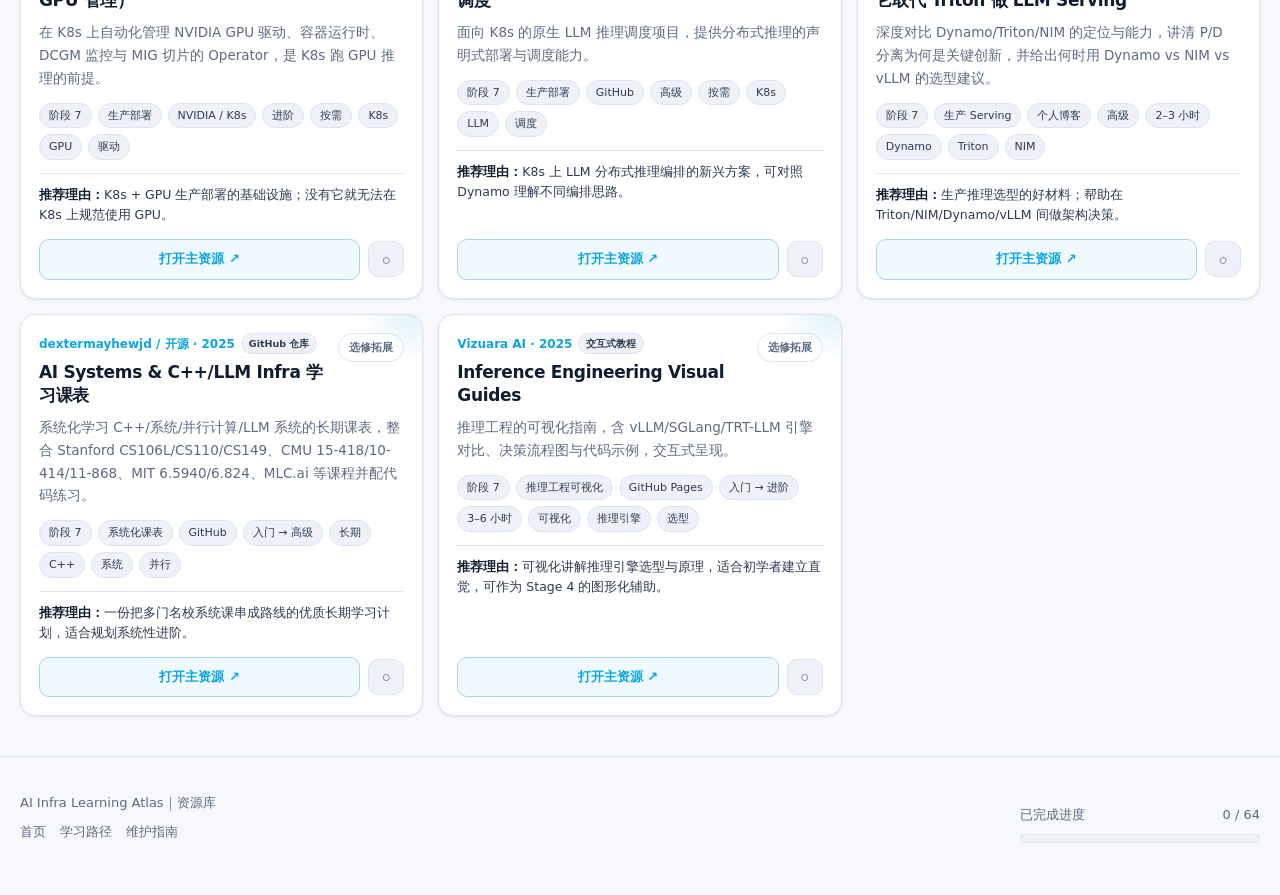
<file: resources.html>
<!DOCTYPE html>
<html lang="zh-CN" data-theme="light">
<head>
  <meta charset="UTF-8" />
  <meta name="viewport" content="width=device-width, initial-scale=1.0" />
  <meta name="description" content="AI Infra 资源库：64 项精选课程、源码、官方文档与视频，按七阶段重组，支持按阶段、类型、平台、优先级筛选与搜索，可标记学习进度并导出清单。" />
  <title>资源库｜AI Infra 学习地图</title>
  <link rel="stylesheet" href="assets/style.css" />
</head>
<body>
<header class="topbar"><div class="shell topbar-inner">
  <a class="brand" href="index.html"><span class="brand-mark">AI</span><span>Infra Atlas<small>系统化学习地图</small></span></a>
  <nav class="nav">
    <a href="index.html">首页</a>
    <a href="resources.html">资源库</a>
    <a href="paths.html">学习路径</a>
    <a href="about.html">维护指南</a>
    <button class="theme-toggle" id="themeToggle" title="切换主题">☾</button>
  </nav>
</div></header>

<main>
<section class="hero" style="padding:46px 0 26px"><div class="shell">
  <div class="eyebrow">RESOURCE LIBRARY · 64 CURATED ITEMS</div>
  <h1 style="font-size:clamp(28px,4.4vw,42px)">按阶段重组的<span class="gradient">资源库</span></h1>
  <p>每张卡片同时标注学习阶段、资源类型、专项方向、平台与优先级。默认按学习顺序分组便于建立主线；也可按资源类型、平台和优先级快速筛选。右下角 ✓ 可标记完成，数据仅保存在本地浏览器。</p>
</div></section>

<section style="padding-top:8px"><div class="shell">
  <div class="filters panel">
    <input id="search" class="control search" placeholder="搜索 vLLM / PagedAttention / NCCL / CUDA / Benchmark..." />
    <select id="stage" class="control"><option value="all">全部学习阶段</option></select>
    <select id="type" class="control"><option value="all">全部资源类型</option></select>
    <select id="platform" class="control"><option value="all">全部平台</option></select>
    <select id="priority" class="control"><option value="all">全部优先级</option></select>
  </div>
  <div class="summary-row">
    <span id="resultCount"></span>
    <span><button class="btn ghost" id="exportBtn" style="padding:7px 12px;font-size:13px">导出学习清单 (.md)</button></span>
  </div>
  <div id="cards"></div>
</div></section>
</main>

<footer><div class="shell footer-grid">
  <div>
    <div>AI Infra Learning Atlas｜资源库</div>
    <div class="links"><a href="index.html">首页</a><a href="paths.html">学习路径</a><a href="about.html">维护指南</a></div>
  </div>
  <div class="progress-wrap">
    <div class="progress-label"><span>已完成进度</span><span id="progressText">0 / 0</span></div>
    <div class="progress"><div id="progressBar"></div></div>
  </div>
</div></footer>
<div class="toast" id="toast">已保存</div>

<script src="data/resources.js"></script>
<script src="assets/app.js"></script>
</body>
</html>
</file>
<file: assets/style.css>
/* ==========================================================================
   AI Infra 教程仓库 · 共享样式
   支持亮/暗双主题（默认亮色，匹配文档站风格；暗色保留原 Atlas 质感）
   ========================================================================== */

/* ---------- 主题变量 ---------- */
:root {
  --bg: #f6f8fc;
  --bg-2: #eef2f8;
  --panel: #ffffff;
  --panel-2: #f3f6fb;
  --text: #0f1d31;
  --text-2: #2b3a52;
  --muted: #5b6b84;
  --line: #dde4ef;
  --line-2: #e8edf5;

  --cyan: #0aa5e2;
  --blue: #4f6bff;
  --violet: #8b5cf6;
  --green: #12a36b;
  --amber: #d98a00;
  --red: #e0415e;

  --accent-grad: linear-gradient(135deg, var(--cyan), var(--violet));
  --accent-grad-text: linear-gradient(90deg, var(--cyan), #6f91ff, var(--violet));

  --shadow-sm: 0 1px 3px rgba(15,29,49,.06), 0 1px 2px rgba(15,29,49,.04);
  --shadow: 0 8px 28px rgba(15,29,49,.08);
  --shadow-lg: 0 18px 50px rgba(15,29,49,.12);
  --radius: 16px;
  --radius-sm: 11px;
  --maxw: 1240px;
}
[data-theme="dark"] {
  --bg: #07111f;
  --bg-2: #0a1626;
  --panel: rgba(15,29,49,.78);
  --panel-2: #0f1d31;
  --text: #e9f1fb;
  --text-2: #cfe0f4;
  --muted: #96a9c1;
  --line: rgba(151,177,207,.18);
  --line-2: rgba(151,177,207,.12);

  --cyan: #56d8ff;
  --blue: #6f91ff;
  --violet: #a98bff;
  --green: #62e6a7;
  --amber: #ffd166;
  --red: #ff7b8b;

  --shadow-sm: 0 1px 3px rgba(0,0,0,.2);
  --shadow: 0 8px 28px rgba(0,0,0,.28);
  --shadow-lg: 0 18px 50px rgba(0,0,0,.36);
}

/* ---------- 基础 ---------- */
* { box-sizing: border-box; }
html { scroll-behavior: smooth; }
body {
  margin: 0;
  color: var(--text);
  background: var(--bg);
  font-family: Inter, ui-sans-serif, system-ui, -apple-system, BlinkMacSystemFont, "Segoe UI", "PingFang SC", "Microsoft YaHei", sans-serif;
  font-size: 15px;
  line-height: 1.6;
  -webkit-font-smoothing: antialiased;
  transition: background .25s ease, color .25s ease;
}
a { color: inherit; text-decoration: none; }
a.linky { color: var(--blue); }
a.linky:hover { text-decoration: underline; }
img { max-width: 100%; }
h1,h2,h3,h4 { letter-spacing: -.02em; line-height: 1.2; }
.shell { width: min(var(--maxw), calc(100% - 36px)); margin: 0 auto; }

/* ---------- 顶栏 ---------- */
.topbar {
  position: sticky; top: 0; z-index: 40;
  border-bottom: 1px solid var(--line);
  background: color-mix(in srgb, var(--bg) 86%, transparent);
  backdrop-filter: blur(18px);
}
.topbar-inner { display: flex; align-items: center; justify-content: space-between; min-height: 62px; gap: 16px; }
.brand { display: flex; align-items: center; gap: 11px; font-weight: 800; letter-spacing: .01em; font-size: 16px; }
.brand-mark {
  width: 32px; height: 32px; border-radius: 10px; display: grid; place-items: center;
  font-weight: 900; font-size: 12px; color: #fff;
  background: var(--accent-grad); box-shadow: 0 0 18px color-mix(in srgb, var(--cyan) 40%, transparent);
}
.brand small { display:block; font-weight: 500; font-size: 11px; color: var(--muted); letter-spacing: .02em; }
.nav { display: flex; gap: 2px; align-items: center; }
.nav a {
  color: var(--muted); padding: 8px 12px; border-radius: 9px; font-size: 14px; font-weight: 600;
  transition: .15s ease;
}
.nav a:hover { color: var(--text); background: color-mix(in srgb, var(--text) 6%, transparent); }
.nav a.active { color: var(--text); background: color-mix(in srgb, var(--cyan) 12%, transparent); }
.theme-toggle {
  width: 36px; height: 36px; border-radius: 10px; border: 1px solid var(--line);
  background: var(--panel); color: var(--text); cursor: pointer; font-size: 16px;
  display: grid; place-items: center; transition: .15s ease;
}
.theme-toggle:hover { border-color: var(--cyan); color: var(--cyan); }
@media (max-width: 760px){ .nav a:not(.nav-cta){ display:none; } }

/* ---------- 按钮 ---------- */
.btn {
  display: inline-flex; align-items: center; gap: 8px; cursor: pointer;
  border: 1px solid var(--line); border-radius: 11px; padding: 11px 18px;
  background: var(--panel); color: var(--text); font-weight: 650; font-size: 14px;
  transition: .18s ease;
}
.btn:hover { transform: translateY(-1px); border-color: color-mix(in srgb, var(--blue) 55%, var(--line)); box-shadow: var(--shadow-sm); }
.btn.primary { background: var(--accent-grad); border-color: transparent; color: #fff; }
.btn.primary:hover { box-shadow: 0 8px 22px color-mix(in srgb, var(--violet) 35%, transparent); }
.btn.ghost { background: transparent; }

/* ---------- Hero ---------- */
.hero { padding: 64px 0 44px; position: relative; overflow: hidden; }
.eyebrow {
  display: inline-flex; align-items: center; gap: 9px; color: var(--cyan);
  font-size: 12px; font-weight: 800; letter-spacing: .14em; text-transform: uppercase;
}
.eyebrow::before { content: ""; width: 26px; height: 1px; background: var(--cyan); }
.hero h1 { font-size: clamp(32px, 5.4vw, 56px); margin: 16px 0 18px; letter-spacing: -.035em; }
.gradient { background: var(--accent-grad-text); -webkit-background-clip: text; background-clip: text; color: transparent; }
.hero p { color: var(--muted); font-size: 16px; line-height: 1.8; max-width: 740px; margin: 0; }
.hero-actions { display: flex; flex-wrap: wrap; gap: 12px; margin-top: 26px; }

/* ---------- 统计 ---------- */
.stats { display: grid; grid-template-columns: repeat(5,1fr); gap: 12px; margin-top: 34px; }
.stat { border: 1px solid var(--line); border-radius: 14px; padding: 16px; background: var(--panel); box-shadow: var(--shadow-sm); }
.stat strong { font-size: 24px; display: block; background: var(--accent-grad-text); -webkit-background-clip: text; background-clip: text; color: transparent; }
.stat span { color: var(--muted); font-size: 12px; }

/* ---------- 区块 ---------- */
section.block { padding: 40px 0; }
.section-head { display: flex; align-items: flex-end; justify-content: space-between; gap: 20px; margin-bottom: 22px; flex-wrap: wrap; }
.section-head h2 { margin: 0; font-size: clamp(24px, 3.6vw, 34px); }
.section-head p { margin: 9px 0 0; color: var(--muted); line-height: 1.7; max-width: 720px; font-size: 14px; }
.panel { border: 1px solid var(--line); border-radius: var(--radius); background: var(--panel); box-shadow: var(--shadow-sm); }

/* ---------- 阶段路线图 ---------- */
.stage-overview { display: grid; grid-template-columns: repeat(7, minmax(0,1fr)); gap: 11px; }
.stage-card {
  padding: 16px; border: 1px solid var(--line); border-radius: 14px; background: var(--panel);
  box-shadow: var(--shadow-sm); cursor: pointer; transition: .18s ease; display: flex; flex-direction: column; gap: 8px;
}
.stage-card:hover, .stage-card.active { transform: translateY(-3px); border-color: color-mix(in srgb, var(--cyan) 50%, var(--line)); box-shadow: var(--shadow); }
.stage-card .num { color: var(--cyan); font-weight: 900; font-size: 11px; letter-spacing: .06em; }
.stage-card strong { font-size: 14px; line-height: 1.35; }
.stage-card span { color: var(--muted); font-size: 11.5px; line-height: 1.55; flex: 1; }
.stage-card em { color: var(--amber); font-size: 11px; font-style: normal; font-weight: 700; }
.stage-flow { display: flex; align-items: center; gap: 6px; margin-top: 18px; flex-wrap: wrap; color: var(--muted); font-size: 12px; }
.stage-flow .arrow { color: var(--cyan); font-weight: 800; }

/* ---------- 路径卡 ---------- */
.pathways { display: grid; grid-template-columns: repeat(3,1fr); gap: 14px; }
.pathway { padding: 22px; }
.pathway .tag { display:inline-block; font-size:11px; color:var(--amber); font-weight:800; margin-bottom:8px; }
.pathway h3 { margin: 0 0 6px; font-size: 18px; }
.pathway .fit { color: var(--muted); font-size: 13px; margin: 0 0 14px; }
.pathway ol { margin: 0; padding-left: 20px; color: var(--text-2); line-height: 1.85; font-size: 13.5px; }
.pathway ol li::marker { color: var(--cyan); font-weight: 800; }

/* ---------- 项目卡 ---------- */
.projects { display: grid; grid-template-columns: repeat(2,1fr); gap: 15px; }
.project { padding: 22px; }
.project .pno { font-size: 12px; font-weight: 800; color: var(--violet); letter-spacing: .06em; }
.project h3 { margin: 6px 0 9px; font-size: 18px; }
.project p { margin: 0; color: var(--muted); line-height: 1.75; font-size: 14px; }
.project .deliverable { margin-top: 13px; padding: 11px 13px; border-radius: 11px; background: color-mix(in srgb, var(--green) 8%, transparent); border: 1px solid color-mix(in srgb, var(--green) 22%, transparent); color: color-mix(in srgb, var(--green) 70%, var(--text)); font-size: 13px; line-height: 1.6; }
[data-theme="dark"] .project .deliverable { color: #c6ead9; }

/* ---------- 方法论 ---------- */
.principles { display: grid; grid-template-columns: repeat(4,1fr); gap: 12px; }
.principle { padding: 18px; }
.principle strong { display: block; margin-bottom: 8px; font-size: 15px; }
.principle span { color: var(--muted); font-size: 13px; line-height: 1.65; }

/* ---------- 筛选器 ---------- */
.filters { padding: 16px; display: grid; grid-template-columns: 2fr repeat(4,minmax(120px,.8fr)); gap: 10px; position: sticky; top: 74px; z-index: 20; }
.control { width: 100%; border: 1px solid var(--line); background: var(--bg-2); color: var(--text); border-radius: 10px; padding: 10px 12px; outline: none; font-size: 13px; }
.control:focus { border-color: color-mix(in srgb, var(--cyan) 55%, var(--line)); box-shadow: 0 0 0 3px color-mix(in srgb, var(--cyan) 12%, transparent); }
select.control { cursor: pointer; }
.summary-row { display: flex; justify-content: space-between; color: var(--muted); font-size: 13px; margin: 14px 2px 16px; gap: 14px; flex-wrap: wrap; }

/* ---------- 资源卡片 ---------- */
.cards { display: grid; grid-template-columns: repeat(3,minmax(0,1fr)); gap: 15px; }
.card {
  border: 1px solid var(--line); background: var(--panel); border-radius: 15px; padding: 18px;
  display: flex; flex-direction: column; min-height: 320px; transition: .2s ease; position: relative; overflow: hidden; box-shadow: var(--shadow-sm);
}
.card:hover { transform: translateY(-3px); border-color: color-mix(in srgb, var(--blue) 42%, var(--line)); box-shadow: var(--shadow); }
.card::after { content:""; position:absolute; width:120px; height:120px; border-radius:50%; right:-55px; top:-70px; background: radial-gradient(circle, color-mix(in srgb, var(--cyan) 16%, transparent), transparent 65%); pointer-events:none; }
.card-top { display: flex; justify-content: space-between; align-items: flex-start; gap: 12px; }
.rank { font-size: 11px; border-radius: 999px; padding: 5px 10px; border: 1px solid var(--line); color: var(--muted); white-space: nowrap; font-weight: 700; }
.rank.must { color: #fff; border-color: transparent; background: var(--amber); }
.rank.strong { color: var(--green); border-color: color-mix(in srgb, var(--green) 30%, var(--line)); background: color-mix(in srgb, var(--green) 9%, transparent); }
.rank.optional { color: var(--muted); }
.org { color: var(--cyan); font-size: 12px; font-weight: 800; }
.card h3 { margin: 7px 0 9px; font-size: 17px; line-height: 1.35; }
.desc { color: var(--muted); font-size: 13.5px; line-height: 1.7; margin: 0; }
.meta { display: flex; flex-wrap: wrap; gap: 6px; margin: 13px 0; }
.pill { font-size: 11px; color: var(--text-2); border: 1px solid var(--line); border-radius: 999px; padding: 3px 9px; background: var(--bg-2); }
.why { border-top: 1px solid var(--line); padding-top: 11px; color: var(--text-2); font-size: 12.5px; line-height: 1.6; }
.why b { color: var(--text); }
.access-note { color: var(--amber); font-size: 11px; margin-top: 6px; }
.card-footer { margin-top: auto; padding-top: 14px; display: flex; gap: 8px; align-items: center; }
.link { flex: 1; text-align: center; border-radius: 10px; padding: 9px 10px; border: 1px solid color-mix(in srgb, var(--cyan) 26%, var(--line)); color: var(--cyan); background: color-mix(in srgb, var(--cyan) 6%, transparent); font-size: 13px; font-weight: 700; transition: .15s; }
.link:hover { background: color-mix(in srgb, var(--cyan) 14%, transparent); }
.secondary { flex: 0 0 auto; color: var(--muted); border-color: var(--line); background: var(--bg-2); }
.done { width: 36px; height: 36px; border-radius: 10px; border: 1px solid var(--line); background: var(--bg-2); color: var(--muted); cursor: pointer; display: grid; place-items: center; font-size: 15px; transition: .15s; }
.done:hover { border-color: var(--green); }
.done.active { color: #fff; background: var(--green); border-color: transparent; font-weight: 900; }
.empty { grid-column: 1/-1; text-align: center; padding: 70px 20px; color: var(--muted); border: 1px dashed var(--line); border-radius: 16px; }
.stage-group { margin: 26px 0 40px; }
.stage-title { display: flex; align-items: center; gap: 13px; margin: 0 0 15px; padding-bottom: 13px; border-bottom: 1px solid var(--line); }
.stage-title .bubble { flex: 0 0 auto; width: 38px; height: 38px; display: grid; place-items: center; border-radius: 12px; color: #fff; font-weight: 900; background: var(--accent-grad); }
.stage-title h3 { margin: 0; font-size: 20px; }
.stage-title p { margin: 4px 0 0; color: var(--muted); font-size: 13px; line-height: 1.55; }
.stage-title .count { margin-left: auto; color: var(--muted); font-size: 12px; white-space: nowrap; }
.source-badge { display: inline-flex; margin-left: 6px; padding: 2px 7px; border-radius: 999px; font-size: 9.5px; font-weight: 800; color: var(--text-2); border: 1px solid var(--line); background: var(--bg-2); vertical-align: 1px; }

/* ---------- 进度条 / Toast ---------- */
.progress-wrap { min-width: 240px; }
.progress-label { display: flex; justify-content: space-between; margin-bottom: 8px; font-size: 13px; }
.progress { height: 9px; border-radius: 999px; background: var(--bg-2); overflow: hidden; border: 1px solid var(--line); }
.progress > div { height: 100%; width: 0; background: var(--accent-grad); transition: .25s ease; }
.toast { position: fixed; right: 22px; bottom: 22px; padding: 12px 16px; border: 1px solid var(--line); border-radius: 12px; background: var(--panel); color: var(--text); box-shadow: var(--shadow-lg); opacity: 0; transform: translateY(10px); pointer-events: none; transition: .22s; z-index: 60; font-size: 13px; font-weight: 600; }
.toast.show { opacity: 1; transform: none; }

/* ---------- 页脚 ---------- */
footer { padding: 36px 0 52px; color: var(--muted); border-top: 1px solid var(--line); margin-top: 30px; font-size: 13px; }
.footer-grid { display: flex; justify-content: space-between; gap: 20px; flex-wrap: wrap; align-items: flex-end; }
footer .links { display:flex; gap:14px; flex-wrap:wrap; margin-top:8px; }
footer .links a:hover { color: var(--cyan); }

/* ---------- 文档/关于页内容 ---------- */
.prose { max-width: 780px; }
.prose h2 { font-size: 24px; margin: 34px 0 12px; }
.prose h3 { font-size: 18px; margin: 24px 0 10px; }
.prose p { color: var(--text-2); line-height: 1.8; margin: 0 0 14px; }
.prose ul, .prose ol { color: var(--text-2); line-height: 1.85; padding-left: 22px; }
.prose code { background: var(--bg-2); border: 1px solid var(--line); border-radius: 6px; padding: 2px 6px; font-size: 13px; font-family: ui-monospace, "SF Mono", Menlo, Consolas, monospace; color: var(--violet); }
.prose pre { background: var(--panel-2); border: 1px solid var(--line); border-radius: 12px; padding: 16px; overflow-x: auto; }
.prose pre code { background: none; border: none; padding: 0; color: var(--text-2); }
.callout { border-left: 3px solid var(--cyan); background: color-mix(in srgb, var(--cyan) 6%, transparent); padding: 14px 16px; border-radius: 0 12px 12px 0; margin: 16px 0; font-size: 14px; color: var(--text-2); }

/* ---------- 响应式 ---------- */
@media (max-width: 1100px){
  .cards { grid-template-columns: repeat(2,1fr); }
  .stage-overview { grid-template-columns: repeat(4,1fr); }
  .pathways { grid-template-columns: 1fr 1fr; }
  .principles { grid-template-columns: repeat(2,1fr); }
  .filters { grid-template-columns: 2fr repeat(2,1fr); }
}
@media (max-width: 760px){
  .stats { grid-template-columns: repeat(2,1fr); }
  .cards { grid-template-columns: 1fr; }
  .stage-overview { grid-template-columns: repeat(2,1fr); }
  .pathways { grid-template-columns: 1fr; }
  .projects { grid-template-columns: 1fr; }
  .principles { grid-template-columns: 1fr; }
  .filters { position: relative; top: auto; grid-template-columns: 1fr 1fr; }
  .filters .search { grid-column: 1/-1; }
  .hero { padding-top: 44px; }
}
@media (max-width: 460px){
  .shell { width: min(100% - 22px, var(--maxw)); }
  .filters { grid-template-columns: 1fr; }
  .stats { grid-template-columns: 1fr 1fr; }
}
</file>
